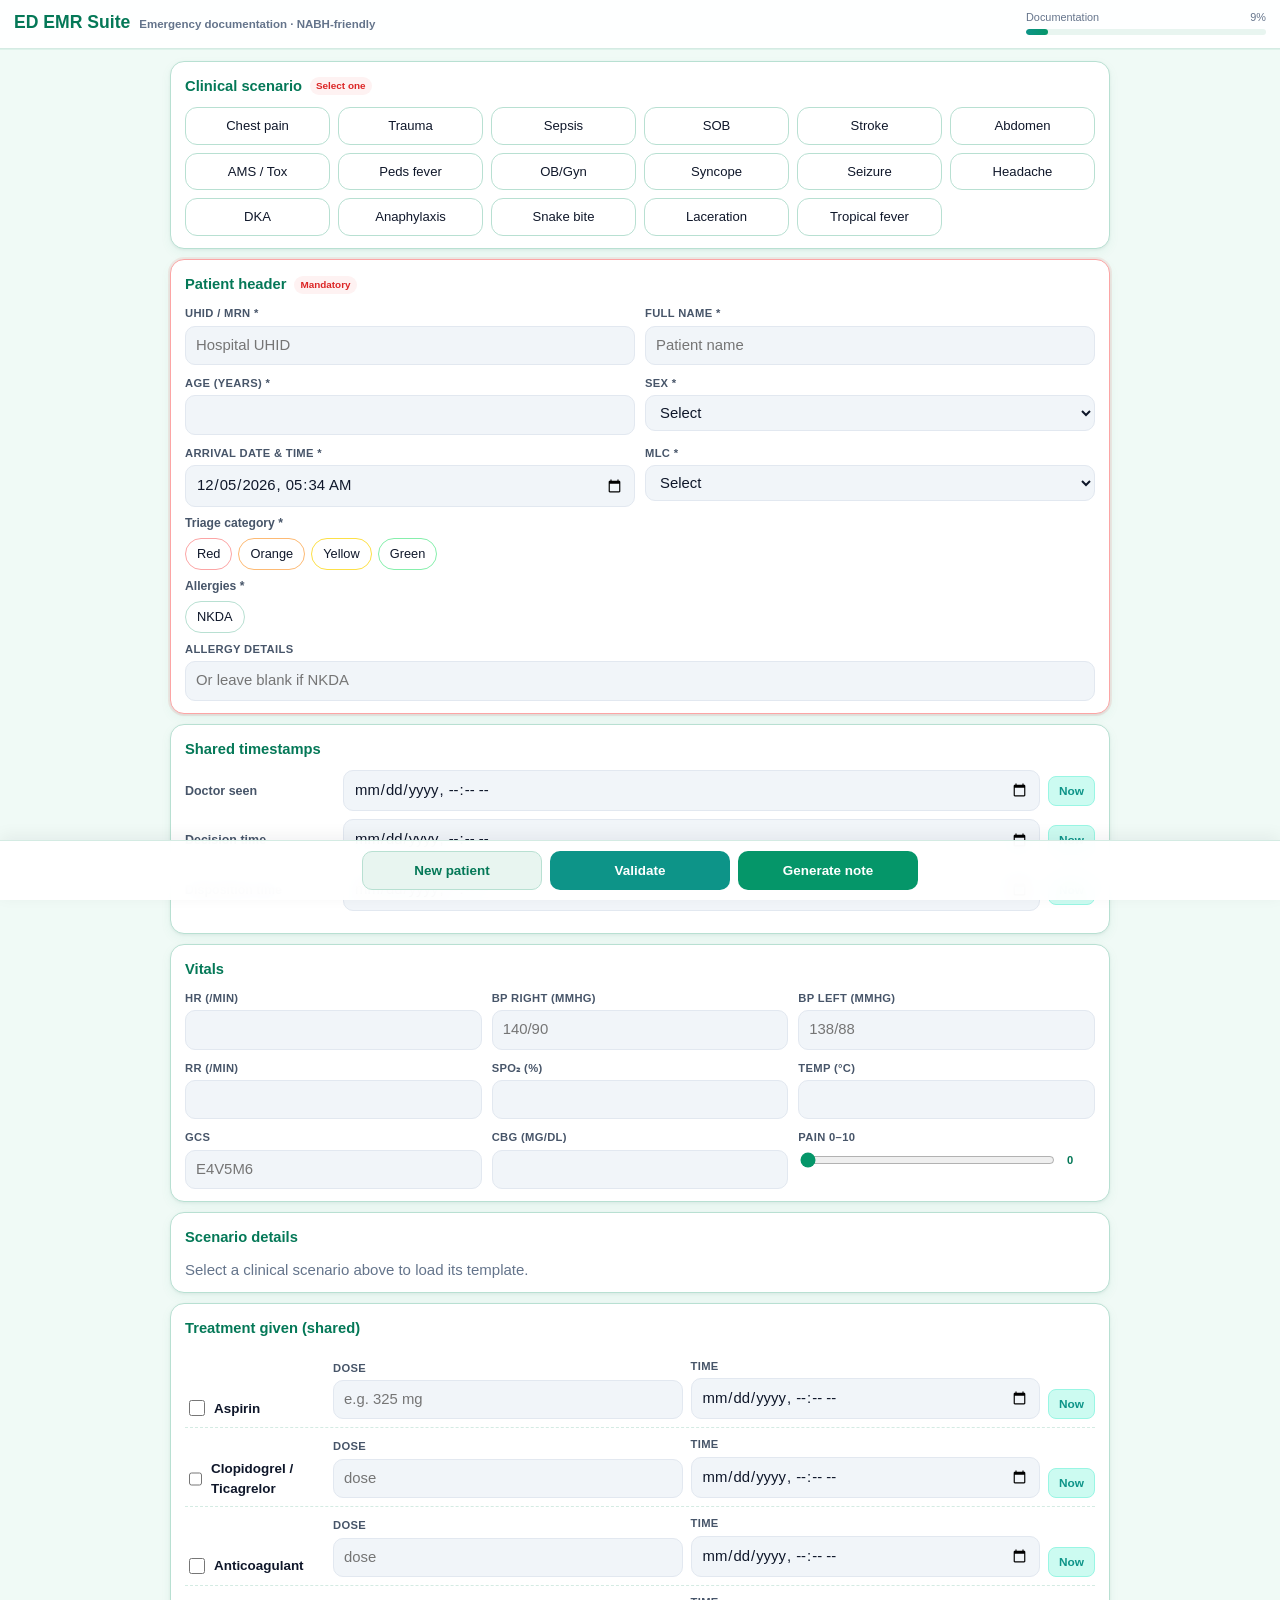
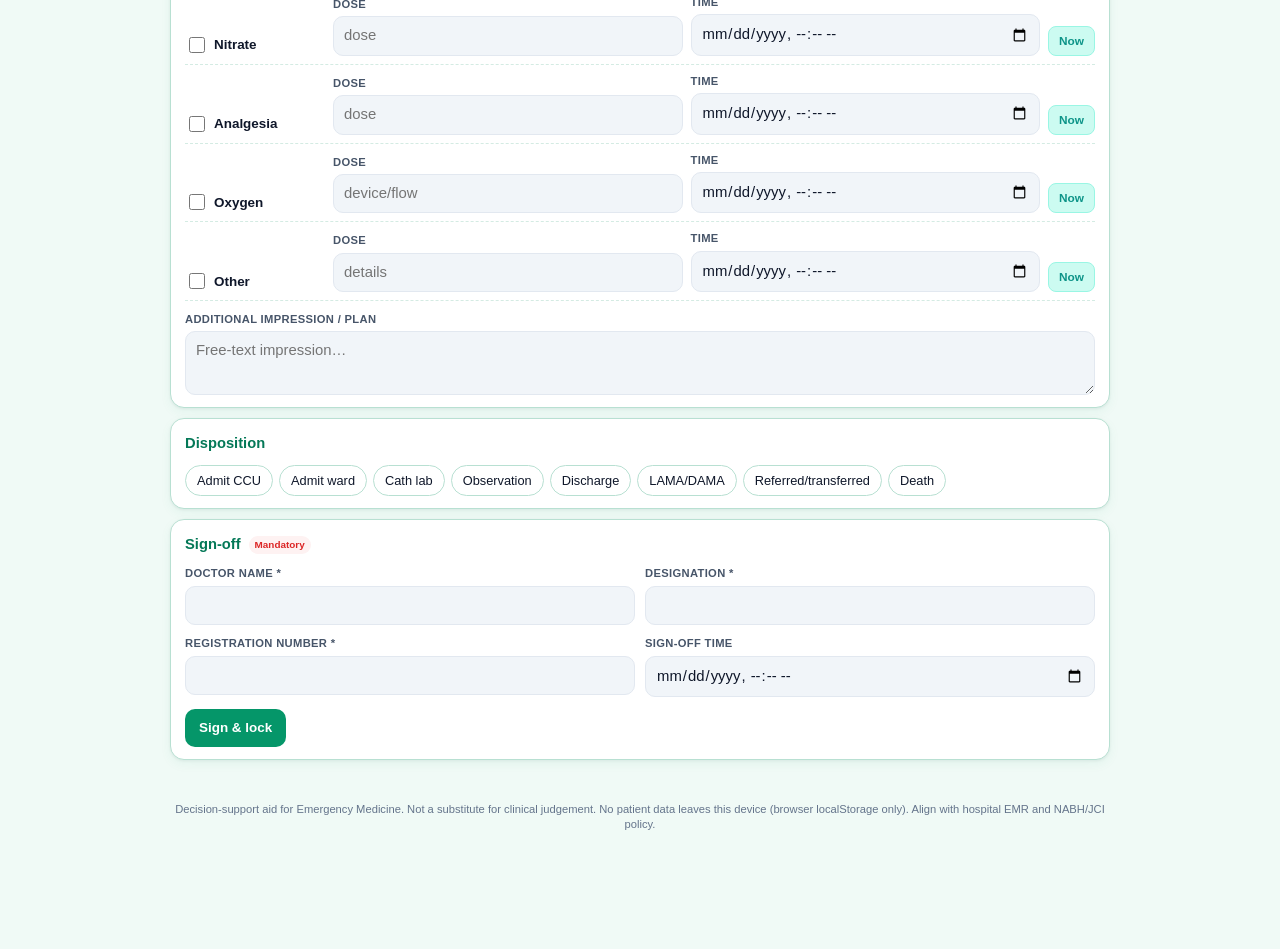
<file: index.html>
<!DOCTYPE html>
<html lang="en">
<head>
<meta charset="UTF-8" />
<meta name="viewport" content="width=device-width, initial-scale=1, viewport-fit=cover" />
<meta name="theme-color" content="#059669" />
<title>ED EMR Suite — Emergency Documentation</title>
<style>
/* ED EMR Suite — ErMate-inspired */
:root {
  --bg: #f0faf6; --bg-soft: #e8f5f0; --card: #ffffff;
  --border: #b8e0d2; --border-thin: #d4ebe3;
  --primary: #059669; --primary-dark: #047857; --teal: #0d9488; --teal-soft: #ccfbf1;
  --text: #0f172a; --muted: #64748b; --label: #475569; --input-bg: #f1f5f9;
  --danger: #dc2626; --danger-bg: #fef2f2; --warn: #d97706; --warn-bg: #fffbeb;
  --ok: #059669; --ok-bg: #ecfdf5;
  --shadow: 0 1px 3px rgba(15,23,42,.06), 0 4px 12px rgba(5,150,105,.06);
  --radius: 14px;
  --font: -apple-system, BlinkMacSystemFont, "Segoe UI", Roboto, "Helvetica Neue", Arial, sans-serif;
}
*,*::before,*::after{box-sizing:border-box}
html{scroll-behavior:smooth}
body{margin:0;font-family:var(--font);background:var(--bg);color:var(--text);line-height:1.45;font-size:15px;padding-bottom:100px}
.topbar{position:sticky;top:0;z-index:100;background:rgba(255,255,255,.92);backdrop-filter:blur(10px);border-bottom:1px solid var(--border-thin);padding:10px 14px 12px;display:flex;flex-wrap:wrap;align-items:center;gap:8px 14px;box-shadow:0 1px 0 rgba(5,150,105,.08)}
.topbar h1{margin:0;font-size:1.1rem;font-weight:700;color:var(--primary-dark)}
.topbar .tagline{font-size:.72rem;color:var(--muted);margin-left:4px}
.progress-wrap{flex:1;min-width:120px;max-width:240px;margin-left:auto}
.progress-label{font-size:.68rem;color:var(--muted);margin-bottom:3px;display:flex;justify-content:space-between}
.progress-bar{height:6px;background:var(--bg-soft);border-radius:99px;overflow:hidden}
.progress-fill{height:100%;width:0%;background:linear-gradient(90deg,var(--teal),var(--primary));border-radius:99px;transition:width .25s}
.lock-badge{display:none;font-size:.68rem;font-weight:600;background:var(--warn-bg);color:var(--warn);border:1px solid #fcd34d;padding:3px 8px;border-radius:99px}
.lock-badge.on{display:inline-block}
.wrap{max-width:960px;margin:0 auto;padding:12px 10px 24px}
.card{background:var(--card);border:1px solid var(--border);border-radius:var(--radius);box-shadow:var(--shadow);padding:14px 14px 12px;margin-bottom:10px}
.card.mandatory-empty{border-color:#fca5a5;box-shadow:0 0 0 2px rgba(220,38,38,.08),var(--shadow)}
.card-title{margin:0 0 10px;font-size:.92rem;font-weight:700;color:var(--primary-dark);display:flex;align-items:center;gap:8px;flex-wrap:wrap}
.card-title .req{font-size:.62rem;font-weight:600;color:var(--danger);background:var(--danger-bg);padding:2px 6px;border-radius:99px}
.card-title .ds{font-size:.62rem;font-weight:600;color:#047857;background:#ecfdf5;border:1px solid #a7f3d0;padding:2px 6px;border-radius:99px}
.grid{display:grid;grid-template-columns:1fr;gap:10px}
@media(min-width:640px){.grid-2{grid-template-columns:1fr 1fr}.grid-3{grid-template-columns:1fr 1fr 1fr}}
label.field{display:flex;flex-direction:column;gap:4px;font-size:.7rem;font-weight:600;color:var(--label);text-transform:uppercase;letter-spacing:.03em}
input[type=text],input[type=number],input[type=datetime-local],input[type=date],input[type=time],select,textarea{
  font:inherit;font-size:.93rem;font-weight:400;text-transform:none;letter-spacing:0;color:var(--text);
  background:var(--input-bg);border:1px solid #e2e8f0;border-radius:10px;padding:8px 10px;width:100%;outline:none
}
input:focus,select:focus,textarea:focus{border-color:var(--teal);box-shadow:0 0 0 3px rgba(13,148,136,.15);background:#fff}
textarea{min-height:64px;resize:vertical}
.chips{display:flex;flex-wrap:wrap;gap:6px}
.chip{appearance:none;border:1px solid var(--border);background:#fff;color:var(--text);font:inherit;font-size:.8rem;padding:7px 11px;border-radius:99px;cursor:pointer;user-select:none;line-height:1.2}
.chip:hover{border-color:var(--teal)}
.chip.active{background:var(--primary);border-color:var(--primary);color:#fff;font-weight:600}
.chip.scenario{padding:10px 14px;font-size:.82rem;border-radius:12px;background:#fff}
.chip.scenario.active{background:var(--teal);border-color:var(--teal)}
.chip.triage-red{border-color:#fca5a5}.chip.triage-red.active{background:#dc2626;border-color:#dc2626}
.chip.triage-orange{border-color:#fdba74}.chip.triage-orange.active{background:#ea580c;border-color:#ea580c}
.chip.triage-yellow{border-color:#fde047}.chip.triage-yellow.active{background:#ca8a04;border-color:#ca8a04}
.chip.triage-green{border-color:#86efac}.chip.triage-green.active{background:#16a34a;border-color:#16a34a}
.chip.score{min-width:40px;text-align:center;padding:6px 10px}
.chip.tl-green.active{background:#16a34a;border-color:#16a34a}
.chip.tl-amber.active{background:#d97706;border-color:#d97706}
.chip.tl-red.active{background:#dc2626;border-color:#dc2626}
.sublabel{font-size:.76rem;font-weight:600;color:var(--label);margin:8px 0 6px}
.btn{appearance:none;border:none;font:inherit;font-size:.84rem;font-weight:600;padding:9px 14px;border-radius:10px;cursor:pointer}
.btn-primary{background:var(--primary);color:#fff}.btn-primary:hover{background:var(--primary-dark)}
.btn-teal{background:var(--teal);color:#fff}.btn-ghost{background:var(--bg-soft);color:var(--primary-dark);border:1px solid var(--border)}
.btn-sm{padding:6px 10px;font-size:.76rem}
.btn-now{background:var(--teal-soft);color:var(--teal);border:1px solid #99f6e4;padding:7px 10px;font-size:.74rem;font-weight:700;border-radius:8px;cursor:pointer}
.ts-row{display:grid;grid-template-columns:1fr;gap:8px;margin-top:8px}
@media(min-width:560px){.ts-row{grid-template-columns:150px 1fr auto;align-items:center}}
.ts-label{font-size:.78rem;font-weight:600;color:var(--label)}
.metric-badges{display:flex;flex-wrap:wrap;gap:8px;margin-top:10px}
.badge{font-size:.76rem;font-weight:600;padding:6px 10px;border-radius:8px;background:var(--ok-bg);color:var(--ok);border:1px solid #a7f3d0}
.badge.danger{background:var(--danger-bg);color:var(--danger);border-color:#fecaca}
.badge.warn{background:var(--warn-bg);color:var(--warn);border-color:#fcd34d}
.alert{display:none;margin-top:10px;padding:10px 12px;border-radius:10px;font-size:.84rem;font-weight:600;line-height:1.35}
.alert.on{display:block}
.alert.danger{background:var(--danger-bg);color:#991b1b;border:1px solid #fecaca}
.alert.warn{background:var(--warn-bg);color:#92400e;border:1px solid #fcd34d}
.alert.info{background:#eff6ff;color:#1e40af;border:1px solid #bfdbfe}
.score-box{margin-top:10px;padding:12px;border-radius:12px;background:var(--ok-bg);border:1px solid #a7f3d0;text-align:center}
.score-box.mod{background:var(--warn-bg);border-color:#fcd34d}
.score-box.high,.score-box.danger{background:var(--danger-bg);border-color:#fecaca}
.score-box .num{font-size:1.8rem;font-weight:800;color:var(--primary-dark);line-height:1}
.score-box.mod .num,.score-box.mod .band{color:#b45309}
.score-box.high .num,.score-box.high .band,.score-box.danger .num,.score-box.danger .band{color:#b91c1c}
.score-box .band{font-size:.9rem;font-weight:700;margin-top:4px}
.score-box .pathway{font-size:.74rem;color:var(--muted);margin-top:6px;font-weight:500}
.tx-row{display:grid;gap:8px;padding:8px 0;border-bottom:1px dashed var(--border-thin)}
.tx-row:last-child{border-bottom:none}
@media(min-width:640px){.tx-row{grid-template-columns:140px 1fr 1fr auto;align-items:end}}
.tx-name{font-size:.84rem;font-weight:600;display:flex;align-items:center;gap:6px}
.tx-name input[type=checkbox]{width:16px;height:16px;accent-color:var(--primary)}
.disp-extra{display:none;margin-top:12px;padding:12px;background:var(--bg-soft);border-radius:10px;border:1px solid var(--border-thin)}
.disp-extra.on{display:block}
.check-row{display:flex;align-items:flex-start;gap:8px;margin:8px 0;font-size:.86rem}
.check-row input{margin-top:3px;accent-color:var(--primary);width:16px;height:16px;flex-shrink:0}
.actions-bar{position:fixed;bottom:0;left:0;right:0;z-index:90;background:rgba(255,255,255,.95);backdrop-filter:blur(10px);border-top:1px solid var(--border-thin);padding:10px 12px calc(10px + env(safe-area-inset-bottom));display:flex;flex-wrap:wrap;gap:8px;justify-content:center;box-shadow:0 -4px 16px rgba(15,23,42,.06)}
.actions-bar .btn{flex:1;min-width:100px;max-width:180px}
.footer-note{max-width:960px;margin:8px auto 0;padding:0 12px 16px;font-size:.7rem;color:var(--muted);text-align:center;line-height:1.4}
.modal-backdrop{display:none;position:fixed;inset:0;background:rgba(15,23,42,.45);z-index:200;align-items:flex-end;justify-content:center;padding:12px}
.modal-backdrop.on{display:flex}
@media(min-width:640px){.modal-backdrop{align-items:center}}
.modal{background:#fff;border-radius:16px;width:100%;max-width:720px;max-height:90vh;display:flex;flex-direction:column;box-shadow:0 20px 50px rgba(15,23,42,.25);overflow:hidden}
.modal-header{padding:14px 16px;border-bottom:1px solid var(--border-thin);display:flex;align-items:center;justify-content:space-between;gap:8px}
.modal-header h2{margin:0;font-size:1rem;color:var(--primary-dark)}
.modal-body{padding:16px;overflow-y:auto;flex:1}
.modal-actions{padding:12px 16px;border-top:1px solid var(--border-thin);display:flex;flex-wrap:wrap;gap:8px}
.note-preview{font-family:"Segoe UI",Georgia,serif;font-size:.88rem;line-height:1.55;white-space:pre-wrap;background:#fafafa;border:1px solid #e5e7eb;border-radius:10px;padding:16px;color:#111}
.validation-list{margin:0;padding-left:18px;color:#991b1b;font-size:.86rem}
.range-wrap{display:flex;align-items:center;gap:10px}
.range-wrap input[type=range]{flex:1;accent-color:var(--primary)}
.range-val{min-width:28px;font-weight:700;color:var(--primary-dark)}
.scenario-grid{display:grid;grid-template-columns:repeat(auto-fill,minmax(140px,1fr));gap:8px}
.hidden{display:none!important}
body.locked .card input:not(.addendum-field),body.locked .card select:not(.addendum-field),body.locked .card textarea:not(.addendum-field),body.locked .card .chip,body.locked .card .btn-now{pointer-events:none;opacity:.75}
body.locked .addendum-card,body.locked .addendum-card input,body.locked .addendum-card textarea,body.locked .addendum-card .btn{pointer-events:auto;opacity:1}
.addendum-card{display:none}body.locked .addendum-card{display:block}
.hospital-print-header{display:none}
.checklist{display:flex;flex-direction:column;gap:6px}
.nihss-item{display:flex;flex-wrap:wrap;gap:6px;align-items:center;margin-bottom:8px;padding-bottom:8px;border-bottom:1px dashed var(--border-thin)}
.nihss-item .lab{flex:1;min-width:140px;font-size:.8rem;font-weight:600}
@media print{
  body{background:#fff;padding:0;font-size:11pt}
  .topbar,.actions-bar,.footer-note,.btn,.chip,.btn-now,.progress-wrap,.lock-badge,#scenarioPickerCard{display:none!important}
  .wrap{max-width:none;padding:0}.card{display:none!important}
  .modal-backdrop{display:block!important;position:static;background:none;padding:0}
  .modal{box-shadow:none;max-height:none;max-width:none;border-radius:0}
  .modal-header,.modal-actions{display:none!important}.modal-body{padding:0}
  .note-preview{border:none;background:#fff;padding:0;font-size:11pt}
  .hospital-print-header{display:block;text-align:center;border-bottom:2px solid #059669;padding-bottom:8px;margin-bottom:16px}
  .hospital-print-header h1{margin:0;font-size:14pt;color:#047857}
}

</style>
</head>
<body>
<header class="topbar">
  <div>
    <h1>ED EMR Suite <span class="tagline">Emergency documentation · NABH-friendly</span></h1>
  </div>
  <span class="lock-badge" id="lockBadge">SIGNED &amp; LOCKED</span>
  <div class="progress-wrap">
    <div class="progress-label"><span>Documentation</span><span id="progressPct">0%</span></div>
    <div class="progress-bar"><div class="progress-fill" id="progressFill"></div></div>
  </div>
</header>

<main class="wrap" id="sharedFields">

<section class="card" id="scenarioPickerCard">
  <h2 class="card-title">Clinical scenario <span class="req">Select one</span></h2>
  <div class="scenario-grid chips" id="scenarioGrid"></div>
</section>

<section class="card" id="card-header">
  <h2 class="card-title">Patient header <span class="req">Mandatory</span></h2>
  <div class="grid grid-2">
    <label class="field">UHID / MRN *<input type="text" id="uhid" placeholder="Hospital UHID" /></label>
    <label class="field">Full name *<input type="text" id="ptName" placeholder="Patient name" /></label>
    <label class="field">Age (years) *<input type="number" id="age" min="0" max="120" /></label>
    <label class="field">Sex *<select id="sex"><option value="">Select</option><option>Male</option><option>Female</option><option>Other</option></select></label>
    <label class="field">Arrival date &amp; time *<input type="datetime-local" id="arrival" /></label>
    <label class="field">MLC *<select id="mlc"><option value="">Select</option><option>No</option><option>Yes</option></select></label>
  </div>
  <div class="sublabel">Triage category *</div>
  <div class="chips" id="triageChips">
    <button type="button" class="chip triage-red" data-val="Red">Red</button>
    <button type="button" class="chip triage-orange" data-val="Orange">Orange</button>
    <button type="button" class="chip triage-yellow" data-val="Yellow">Yellow</button>
    <button type="button" class="chip triage-green" data-val="Green">Green</button>
  </div>
  <input type="hidden" id="triage" value="" />
  <div class="sublabel">Allergies *</div>
  <div class="chips" style="margin-bottom:8px"><button type="button" class="chip" id="nkdaChip">NKDA</button></div>
  <label class="field">Allergy details<input type="text" id="allergies" placeholder="Or leave blank if NKDA" /></label>
</section>

<section class="card">
  <h2 class="card-title">Shared timestamps</h2>
  <div class="ts-row"><span class="ts-label">Doctor seen</span><input type="datetime-local" id="tsDoctor" /><button type="button" class="btn-now" data-ts="tsDoctor">Now</button></div>
  <div class="ts-row"><span class="ts-label">Decision time</span><input type="datetime-local" id="tsDecision" /><button type="button" class="btn-now" data-ts="tsDecision">Now</button></div>
  <div class="ts-row"><span class="ts-label">Disposition time</span><input type="datetime-local" id="tsDisposition" /><button type="button" class="btn-now" data-ts="tsDisposition">Now</button></div>
  <div class="metric-badges" id="doorMetrics"></div>
</section>

<section class="card hidden" id="scenarioTimestamps"></section>

<section class="card">
  <h2 class="card-title">Vitals</h2>
  <div class="grid grid-3">
    <label class="field">HR (/min)<input type="number" id="hr" /></label>
    <label class="field">BP right (mmHg)<input type="text" id="bpRight" placeholder="140/90" /></label>
    <label class="field">BP left (mmHg)<input type="text" id="bpLeft" placeholder="138/88" /></label>
    <label class="field">RR (/min)<input type="number" id="rr" /></label>
    <label class="field">SpO₂ (%)<input type="number" id="spo2" /></label>
    <label class="field">Temp (°C)<input type="number" id="temp" step="0.1" /></label>
    <label class="field">GCS<input type="text" id="gcs" placeholder="E4V5M6" /></label>
    <label class="field">CBG (mg/dL)<input type="number" id="cbg" /></label>
    <label class="field">Pain 0–10
      <div class="range-wrap"><input type="range" id="pain" min="0" max="10" value="0" /><span class="range-val" id="painVal">0</span></div>
    </label>
  </div>
  <div class="alert danger" id="bpDiffAlert"></div>
</section>

<section class="card">
  <h2 class="card-title" id="scenarioTitle">Scenario details</h2>
  <div id="scenarioBody"><p style="color:var(--muted);margin:0">Select a clinical scenario above to load its template.</p></div>
</section>

<section class="card">
  <h2 class="card-title">Treatment given (shared)</h2>
  <div class="tx-row">
    <div class="tx-name"><input type="checkbox" id="txAspChk" /> Aspirin</div>
    <label class="field">Dose<input type="text" id="txAspDose" placeholder="e.g. 325 mg" /></label>
    <label class="field">Time<input type="datetime-local" id="txAspTime" /></label>
    <button type="button" class="btn-now" data-ts="txAspTime">Now</button>
  </div>
  <div class="tx-row">
    <div class="tx-name"><input type="checkbox" id="txP2yChk" /> Clopidogrel / Ticagrelor</div>
    <label class="field">Dose<input type="text" id="txP2yDose" placeholder="dose" /></label>
    <label class="field">Time<input type="datetime-local" id="txP2yTime" /></label>
    <button type="button" class="btn-now" data-ts="txP2yTime">Now</button>
  </div>
  <div class="tx-row">
    <div class="tx-name"><input type="checkbox" id="txAcChk" /> Anticoagulant</div>
    <label class="field">Dose<input type="text" id="txAcDose" placeholder="dose" /></label>
    <label class="field">Time<input type="datetime-local" id="txAcTime" /></label>
    <button type="button" class="btn-now" data-ts="txAcTime">Now</button>
  </div>
  <div class="tx-row">
    <div class="tx-name"><input type="checkbox" id="txNitChk" /> Nitrate</div>
    <label class="field">Dose<input type="text" id="txNitDose" placeholder="dose" /></label>
    <label class="field">Time<input type="datetime-local" id="txNitTime" /></label>
    <button type="button" class="btn-now" data-ts="txNitTime">Now</button>
  </div>
  <div class="tx-row">
    <div class="tx-name"><input type="checkbox" id="txAnalChk" /> Analgesia</div>
    <label class="field">Dose<input type="text" id="txAnalDose" placeholder="dose" /></label>
    <label class="field">Time<input type="datetime-local" id="txAnalTime" /></label>
    <button type="button" class="btn-now" data-ts="txAnalTime">Now</button>
  </div>
  <div class="tx-row">
    <div class="tx-name"><input type="checkbox" id="txO2Chk" /> Oxygen</div>
    <label class="field">Dose<input type="text" id="txO2Dose" placeholder="device/flow" /></label>
    <label class="field">Time<input type="datetime-local" id="txO2Time" /></label>
    <button type="button" class="btn-now" data-ts="txO2Time">Now</button>
  </div>
  <div class="tx-row">
    <div class="tx-name"><input type="checkbox" id="txOthChk" /> Other</div>
    <label class="field">Dose<input type="text" id="txOthDose" placeholder="details" /></label>
    <label class="field">Time<input type="datetime-local" id="txOthTime" /></label>
    <button type="button" class="btn-now" data-ts="txOthTime">Now</button>
  </div>

  <label class="field" style="margin-top:10px">Additional impression / plan<textarea id="dxText" placeholder="Free-text impression…"></textarea></label>
</section>

<section class="card">
  <h2 class="card-title">Disposition</h2>
  <div class="chips" data-chip-id="disposition" data-multi="false">
    <button type="button" class="chip" data-val="Admit CCU">Admit CCU</button>
    <button type="button" class="chip" data-val="Admit ward">Admit ward</button>
    <button type="button" class="chip" data-val="Cath lab">Cath lab</button>
    <button type="button" class="chip" data-val="Observation">Observation</button>
    <button type="button" class="chip" data-val="Discharge">Discharge</button>
    <button type="button" class="chip" data-val="LAMA/DAMA">LAMA/DAMA</button>
    <button type="button" class="chip" data-val="Referred/transferred">Referred/transferred</button>
    <button type="button" class="chip" data-val="Death">Death</button>
  </div>
  <div class="alert warn" id="dispWarn"></div>
  <div class="disp-extra" id="dispDischarge">
    <div class="sublabel" style="margin-top:0">Discharge checklist</div>
    <label class="check-row"><input type="checkbox" id="dcPrecautions" /> Return precautions advised</label>
    <label class="check-row"><input type="checkbox" id="dcFollowup" /> Follow-up plan documented</label>
    <label class="check-row"><input type="checkbox" id="dcInstructions" /> Instructions given</label>
    <label class="field">Detail<textarea id="dcDetail"></textarea></label>
  </div>
  <div class="disp-extra" id="dispLama">
    <div class="sublabel" style="margin-top:0">LAMA / DAMA</div>
    <label class="check-row"><input type="checkbox" id="lamaRisks" /> Risks explained in patient's language</label>
    <div class="grid grid-2">
      <label class="field">Name<input type="text" id="lamaName" /></label>
      <label class="field">Relationship<input type="text" id="lamaRel" /></label>
      <label class="field">Witness<input type="text" id="lamaWitness" /></label>
      <label class="check-row" style="margin-top:18px"><input type="checkbox" id="lamaSign" /> Signature obtained</label>
    </div>
  </div>
  <div class="disp-extra" id="dispTransfer">
    <div class="sublabel" style="margin-top:0">Transfer</div>
    <div class="grid grid-2">
      <label class="field">Receiving facility<input type="text" id="xferFacility" /></label>
      <label class="field">Reason<input type="text" id="xferReason" /></label>
      <label class="field">Condition<input type="text" id="xferCondition" /></label>
      <label class="check-row" style="margin-top:18px"><input type="checkbox" id="xferHandover" /> Handover given</label>
    </div>
  </div>
</section>

<section class="card">
  <h2 class="card-title">Sign-off <span class="req">Mandatory</span></h2>
  <div class="grid grid-2">
    <label class="field">Doctor name *<input type="text" id="docName" /></label>
    <label class="field">Designation *<input type="text" id="docDesig" /></label>
    <label class="field">Registration number *<input type="text" id="docReg" /></label>
    <label class="field">Sign-off time<input type="datetime-local" id="docSignTime" /></label>
  </div>
  <div style="margin-top:12px;display:flex;gap:8px;flex-wrap:wrap">
    <button type="button" class="btn btn-primary" id="btnLock">Sign &amp; lock</button>
    <button type="button" class="btn btn-ghost" id="btnUnlock" style="display:none">Unlock</button>
  </div>
</section>

<section class="card addendum-card">
  <h2 class="card-title">Addendum</h2>
  <label class="field">Addendum text<textarea class="addendum-field" id="addendumText"></textarea></label>
  <button type="button" class="btn btn-teal" id="btnAddendum" style="margin-top:8px">Add addendum</button>
  <div id="addendumList" style="margin-top:12px"></div>
</section>

</main>

<div class="footer-note">
  Decision-support aid for Emergency Medicine. Not a substitute for clinical judgement.
  No patient data leaves this device (browser localStorage only). Align with hospital EMR and NABH/JCI policy.
</div>

<div class="actions-bar">
  <button type="button" class="btn btn-ghost" id="btnNew">New patient</button>
  <button type="button" class="btn btn-teal" id="btnValidate">Validate</button>
  <button type="button" class="btn btn-primary" id="btnGenerate">Generate note</button>
</div>

<div class="modal-backdrop" id="modalValidate">
  <div class="modal">
    <div class="modal-header"><h2>Validation</h2><button type="button" class="btn btn-ghost btn-sm" data-close="modalValidate">Close</button></div>
    <div class="modal-body"><div id="validationContent"></div></div>
    <div class="modal-actions">
      <button type="button" class="btn btn-ghost" data-close="modalValidate">Close</button>
      <button type="button" class="btn btn-primary" id="btnGenFromValidate">Generate anyway</button>
    </div>
  </div>
</div>

<div class="modal-backdrop" id="modalNote">
  <div class="modal">
    <div class="modal-header"><h2>Generated clinical note</h2><button type="button" class="btn btn-ghost btn-sm" data-close="modalNote">Close</button></div>
    <div class="modal-body">
      <div class="hospital-print-header">
        <h1>[Hospital Name] — Emergency Department</h1>
        <p>ED EMR Suite clinical note · NABH-aligned</p>
      </div>
      <div class="note-preview" id="notePreview"></div>
    </div>
    <div class="modal-actions">
      <button type="button" class="btn btn-ghost" id="btnCopy">Copy</button>
      <button type="button" class="btn btn-ghost" id="btnDownload">Download .txt</button>
      <button type="button" class="btn btn-teal" id="btnPrint">Print</button>
      <button type="button" class="btn btn-primary" data-close="modalNote">Done</button>
    </div>
  </div>
</div>

<script>
/* ED EMR Suite — scenario modules (decision support) */
window.ED_SCENARIOS = [];

function scChip(id, label, opts, multi) {
  return { type: 'chips', id: id, label: label, multi: !!multi, options: opts };
}
function scText(id, label, ph, kind) {
  return { type: kind || 'text', id: id, label: label, placeholder: ph || '' };
}
function scArea(id, label, ph) {
  return { type: 'textarea', id: id, label: label, placeholder: ph || '' };
}
function scNum(id, label, ph) {
  return { type: 'number', id: id, label: label, placeholder: ph || '' };
}
function scSelect(id, label, opts) {
  return { type: 'select', id: id, label: label, options: opts };
}
function scCheck(id, label) {
  return { type: 'check', id: id, label: label };
}
function scScore(id, label, items) {
  return { type: 'score-group', id: id, label: label, items: items };
}
function scInfo(html) {
  return { type: 'info', html: html };
}
function scChecklist(id, label, items) {
  return { type: 'checklist', id: id, label: label, items: items };
}
function o(v, l) { return { value: v, label: l || v }; }

/* ========== 1. CHEST PAIN / ACS ========== */
window.ED_SCENARIOS.push({
  id: 'chest-pain',
  title: 'Chest pain / ACS',
  short: 'Chest pain',
  extraTs: [
    { id: 'tsEcgDone', label: 'ECG done' },
    { id: 'tsEcgRead', label: 'ECG read' },
    { id: 'tsTrop', label: 'Troponin sent' },
    { id: 'tsCardio', label: 'Cardiology informed' }
  ],
  sections: [
    scChip('cp_onset', 'Onset', [o('Sudden'), o('Gradual')]),
    scText('cp_duration', 'Duration', 'e.g. 2 hours'),
    scChip('cp_character', 'Character', [o('Pressure'), o('Heaviness'), o('Tightness'), o('Burning'), o('Sharp'), o('Tearing'), o('Pleuritic')], true),
    scChip('cp_radiation', 'Radiation', [o('Left arm'), o('Jaw'), o('Back'), o('Right arm'), o('None')], true),
    scChip('cp_assoc', 'Associated', [o('Sweating'), o('Nausea/vomiting'), o('Breathlessness'), o('Palpitations'), o('Syncope'), o('Epigastric pain'), o('Unilateral leg swelling')], true),
    scChip('cp_risks', 'Risk factors', [o('DM'), o('HTN'), o('Smoker'), o('Dyslipidaemia'), o('Family hx premature CAD'), o('Known CAD / prior PCI/CABG'), o('Obesity'), o('CKD')], true),
    scChip('cp_ecg', 'ECG findings', [o('Normal sinus'), o('STEMI'), o('New LBBB'), o('ST depression'), o('T inversion'), o('AF'), o('Other')], true),
    scSelect('cp_stemi_terr', 'STEMI territory', ['', 'Anterior (V1–V4)', 'Inferior (II, III, aVF)', 'Lateral (I, aVL, V5–V6)', 'Posterior', 'Right ventricular', 'Extensive anterior', 'Other / multi-territory']),
    scText('cp_trop0', 'Troponin 0h', 'value'),
    scChip('cp_trop0s', 'Troponin 0h status', [o('Normal'), o('Elevated'), o('Pending')]),
    scText('cp_tropR', 'Troponin repeat', 'value'),
    scChip('cp_tropRs', 'Troponin repeat status', [o('Normal'), o('Elevated'), o('Pending'), o('Not done')]),
    scScore('heart', 'HEART score', [
      { id: 'H', label: 'History (H)', opts: '0 Slightly · 1 Moderately · 2 Highly suspicious' },
      { id: 'E', label: 'ECG (E)', opts: '0 Normal · 1 Nonspecific repol · 2 Significant ST deviation' },
      { id: 'A', label: 'Age (A)', opts: '0 <45 · 1 45–64 · 2 ≥65' },
      { id: 'R', label: 'Risk factors (R)', opts: '0 None · 1 1–2 · 2 ≥3 or known atherosclerosis' },
      { id: 'T', label: 'Troponin (T)', opts: '0 ≤NL · 1 1–3× · 2 >3×' }
    ]),
    scSelect('cp_dx', 'Impression', ['', 'ACS — STEMI', 'ACS — NSTEMI', 'ACS — Unstable angina', 'Stable angina', 'Non-cardiac chest pain', 'Aortic dissection (suspected / confirmed)', 'Pulmonary embolism (suspected / confirmed)', 'Other']),
    scArea('cp_notes', 'Notes', 'Additional HPI / plan')
  ],
  compute: function (S, g) {
    var flags = [];
    var ch = g('cp_character') || [];
    var rad = g('cp_radiation') || [];
    var as = g('cp_assoc') || [];
    if (ch.indexOf('Tearing') >= 0 || (rad.indexOf('Back') >= 0 && ch.indexOf('Tearing') >= 0))
      flags.push('Red flag: consider aortic dissection.');
    if (ch.indexOf('Pleuritic') >= 0 && (as.indexOf('Breathlessness') >= 0 || as.indexOf('Unilateral leg swelling') >= 0))
      flags.push('Red flag: consider PE.');
    var ecg = g('cp_ecg') || [];
    if (ecg.indexOf('STEMI') >= 0 || ecg.indexOf('New LBBB') >= 0)
      flags.push('STEMI pathway: activate cath lab / thrombolysis per protocol.');
    // HEART auto A/R
    var age = parseInt(S.age, 10);
    if (!isNaN(age) && S._autoHeartA !== false) {
      S.scores = S.scores || {};
      S.scores.heart = S.scores.heart || {};
      S.scores.heart.A = age < 45 ? 0 : (age < 65 ? 1 : 2);
    }
    var risks = g('cp_risks') || [];
    if (S._autoHeartR !== false) {
      S.scores = S.scores || {};
      S.scores.heart = S.scores.heart || {};
      var known = risks.indexOf('Known CAD / prior PCI/CABG') >= 0;
      S.scores.heart.R = (known || risks.length >= 3) ? 2 : (risks.length >= 1 ? 1 : 0);
    }
    var hs = S.scores && S.scores.heart ? S.scores.heart : {};
    var parts = ['H', 'E', 'A', 'R', 'T'].map(function (k) { return hs[k]; });
    var total = null, band = '', cls = '', pathway = '';
    if (parts.every(function (x) { return x === 0 || x === 1 || x === 2; })) {
      total = parts.reduce(function (a, b) { return a + b; }, 0);
      if (total <= 3) { band = 'Low (~1.7% MACE)'; cls = ''; pathway = 'Early discharge pathway may be considered.'; }
      else if (total <= 6) { band = 'Moderate (~16.6% MACE)'; cls = 'mod'; pathway = 'Observation / serial troponin / consider admit.'; }
      else { band = 'High (~50–65% MACE)'; cls = 'high'; pathway = 'Early invasive / CCU / cardiology.'; }
    }
    var metrics = [];
    if (S.arrival && S.tsEcgDone) {
      var m = Math.round((new Date(S.tsEcgDone) - new Date(S.arrival)) / 60000);
      if (!isNaN(m)) metrics.push({ text: 'Door-to-ECG: ' + m + ' min', danger: m > 10 });
    }
    return {
      flags: flags,
      scores: [{ id: 'heart', title: 'HEART', total: total, band: band, cls: cls,
        pathway: pathway + ' Decision support — clinical judgement prevails.' }],
      metrics: metrics,
      dischargeWarn: (total != null && total >= 4) || (g('cp_trop0s') || []).indexOf('Elevated') >= 0 ||
        (ecg.indexOf('STEMI') >= 0 || ecg.indexOf('New LBBB') >= 0)
    };
  },
  note: function (S, g, join) {
    var L = [];
    L.push('SCENARIO: Chest pain / ACS');
    L.push('Onset: ' + join(g('cp_onset')) + '; Duration: ' + (S.cp_duration || '—'));
    L.push('Character: ' + join(g('cp_character')));
    L.push('Radiation: ' + join(g('cp_radiation')));
    L.push('Associated: ' + join(g('cp_assoc')));
    L.push('Risk factors: ' + join(g('cp_risks')));
    L.push('ECG: ' + join(g('cp_ecg')) + (S.cp_stemi_terr ? ' — ' + S.cp_stemi_terr : ''));
    L.push('Troponin 0h: ' + (S.cp_trop0 || '—') + ' (' + join(g('cp_trop0s')) + ')');
    L.push('Troponin repeat: ' + (S.cp_tropR || '—') + ' (' + join(g('cp_tropRs')) + ')');
    var hs = (S.scores && S.scores.heart) || {};
    if (['H','E','A','R','T'].every(function(k){ return hs[k]===0||hs[k]===1||hs[k]===2; })) {
      var t = hs.H+hs.E+hs.A+hs.R+hs.T;
      L.push('HEART: H'+hs.H+' E'+hs.E+' A'+hs.A+' R'+hs.R+' T'+hs.T+' = '+t+' (decision support — clinical judgement prevails)');
    }
    L.push('Impression: ' + (S.cp_dx || '—'));
    if (S.cp_notes) L.push(S.cp_notes);
    return L.join('\n');
  }
});

/* ========== 2. TRAUMA ATLS ========== */
window.ED_SCENARIOS.push({
  id: 'trauma',
  title: 'Trauma (ATLS)',
  short: 'Trauma',
  extraTs: [
    { id: 'tsPrimary', label: 'Primary survey done' },
    { id: 'tsEfast', label: 'eFAST done' },
    { id: 'tsSecondary', label: 'Secondary survey' },
    { id: 'tsPolice', label: 'Police informed' }
  ],
  sections: [
    scChip('tr_mech', 'Mechanism', [o('RTA / MVC'), o('Two-wheeler'), o('Fall from height'), o('Assault'), o('Penetrating'), o('Blast'), o('Crush'), o('Other')], true),
    scArea('tr_mist', 'MIST handover', 'Mechanism / Injuries / Signs / Treatment given'),
    scChip('tr_cabcde', 'Primary survey issues (cABCDE)', [o('Catastrophic haemorrhage'), o('Airway threat'), o('Breathing compromise'), o('Circulation shock'), o('Disability (neuro)'), o('Exposure / environment')], true),
    scChip('tr_interv', 'Interventions', [o('C-spine protection'), o('Airway adjunct / intubation'), o('Needle decompression'), o('Chest drain'), o('IV/IO access'), o('Pelvic binder'), o('Tourniquet'), o('Blood products'), o('TXA')], true),
    scSelect('tr_ge', 'GCS Eye (E)', ['', '4 Spontaneous', '3 To speech', '2 To pain', '1 None']),
    scSelect('tr_gv', 'GCS Verbal (V)', ['', '5 Oriented', '4 Confused', '3 Words', '2 Sounds', '1 None', 'T Tube']),
    scSelect('tr_gm', 'GCS Motor (M)', ['', '6 Obeys', '5 Localises', '4 Withdraws', '3 Flexion', '2 Extension', '1 None']),
    scChip('tr_efast', 'eFAST', [o('Negative'), o('RUQ +'), o('LUQ +'), o('Pelvis +'), o('Pericardial +'), o('Lung sliding absent (PTX)'), o('Not done')], true),
    scChip('tr_secondary', 'Secondary survey findings', [o('Head/face injury'), o('C-spine tenderness'), o('Chest injury'), o('Abdomen tender'), o('Pelvis unstable'), o('Long bone fracture'), o('Open fracture'), o('Neuro deficit'), o('Burns')], true),
    scNum('tr_weight', 'Estimated weight (kg)', 'for TXA / drugs'),
    scChip('tr_tetanus', 'Tetanus', [o('Up to date'), o('Booster given'), o('Ig indicated'), o('Unknown')]),
    scChip('tr_mlc', 'MLC / police', [o('MLC registered'), o('Police intimated'), o('Brought dead MLC'), o('Not applicable')], true),
    scArea('tr_notes', 'Notes', 'Injuries detail / plan')
  ],
  compute: function (S, g) {
    function gcsPart(sel, n) {
      if (!sel) return null;
      var m = String(sel).match(/^(\d+)/);
      return m ? parseInt(m[1], 10) : null;
    }
    var E = gcsPart(S.tr_ge), V = gcsPart(S.tr_gv), M = gcsPart(S.tr_gm);
    var total = (E != null && V != null && M != null) ? E + V + M : null;
    var hr = parseFloat(S.hr), sbp = null;
    if (S.bpRight) { var mm = String(S.bpRight).match(/(\d+)/); if (mm) sbp = parseFloat(mm[1]); }
    var si = (hr && sbp) ? (hr / sbp) : null;
    var flags = [];
    if (total != null && total <= 8) flags.push('GCS ≤8 — protect airway / consider intubation.');
    if (si != null && si >= 0.9) flags.push('Shock index ≥0.9 — occult shock possible.');
    var cab = g('tr_cabcde') || [];
    if (cab.indexOf('Catastrophic haemorrhage') >= 0) flags.push('Control haemorrhage / TXA / blood products.');
    return {
      flags: flags,
      scores: [
        { id: 'gcs', title: 'GCS', total: total, band: total == null ? '' : ('E' + E + 'V' + V + 'M' + M), cls: total != null && total <= 8 ? 'high' : '', pathway: 'Decision support — clinical judgement prevails.' },
        { id: 'si', title: 'Shock index (HR/SBP)', total: si != null ? Math.round(si * 100) / 100 : null, band: si == null ? '' : (si >= 0.9 ? 'Elevated' : 'Normal range'), cls: si != null && si >= 0.9 ? 'mod' : '', pathway: 'Decision support — clinical judgement prevails.' }
      ]
    };
  },
  note: function (S, g, join) {
    var L = ['SCENARIO: Trauma (ATLS)'];
    L.push('Mechanism: ' + join(g('tr_mech')));
    if (S.tr_mist) L.push('MIST: ' + S.tr_mist);
    L.push('Primary (cABCDE): ' + join(g('tr_cabcde')));
    L.push('Interventions: ' + join(g('tr_interv')));
    L.push('GCS: ' + (S.tr_ge || '—') + ' / ' + (S.tr_gv || '—') + ' / ' + (S.tr_gm || '—'));
    L.push('eFAST: ' + join(g('tr_efast')));
    L.push('Secondary: ' + join(g('tr_secondary')));
    L.push('Tetanus: ' + join(g('tr_tetanus')));
    L.push('MLC/Police: ' + join(g('tr_mlc')));
    if (S.tr_notes) L.push(S.tr_notes);
    return L.join('\n');
  }
});

/* ========== 3. SEPSIS ========== */
window.ED_SCENARIOS.push({
  id: 'sepsis',
  title: 'Sepsis',
  short: 'Sepsis',
  extraTs: [
    { id: 'tsCultures', label: 'Cultures taken' },
    { id: 'tsAbx', label: 'Antibiotics given' },
    { id: 'tsFluids', label: 'Fluids started' },
    { id: 'tsLactate', label: 'Lactate sent' }
  ],
  sections: [
    scChip('sep_source', 'Suspected source', [o('Respiratory'), o('Urinary'), o('Intra-abdominal'), o('Skin/soft tissue'), o('CNS'), o('Line/device'), o('Unknown'), o('Other')], true),
    scChip('sep_qsofa', 'qSOFA criteria', [o('RR ≥22'), o('Altered mentation'), o('SBP ≤100')], true),
    scChip('sep_sirs', 'SIRS criteria', [o('Temp >38 or <36'), o('HR >90'), o('RR >20'), o('WBC >12 or <4')], true),
    scNum('sep_weight', 'Weight (kg)', 'for 30 ml/kg fluids'),
    scNum('sep_lact0', 'Lactate 0h (mmol/L)', ''),
    scNum('sep_lactR', 'Lactate repeat', ''),
    scChip('sep_cultures', 'Cultures before antibiotics', [o('Yes'), o('No — delayed'), o('Not obtained')]),
    scText('sep_abx', 'Antibiotic(s) given', 'drug / dose'),
    scChecklist('sep_bundle', 'Hour-1 bundle', [
      { id: 'b_lact', label: 'Lactate measured' },
      { id: 'b_cult', label: 'Blood cultures before antibiotics' },
      { id: 'b_abx', label: 'Broad-spectrum antibiotics' },
      { id: 'b_fluid', label: '30 ml/kg crystalloid if hypotensive / lactate ≥4' },
      { id: 'b_vaso', label: 'Vasopressors if needed (MAP ≥65)' }
    ]),
    scChip('sep_source_ctrl', 'Source control', [o('Not required'), o('Planned'), o('Done'), o('Not possible now')]),
    scArea('sep_notes', 'Notes', '')
  ],
  compute: function (S, g) {
    var q = (g('sep_qsofa') || []).length;
    var s = (g('sep_sirs') || []).length;
    var w = parseFloat(S.sep_weight);
    var fluid = (!isNaN(w)) ? Math.round(w * 30) : null;
    var flags = [];
    if (q >= 2) flags.push('qSOFA ≥2 — high risk of poor outcome; escalate.');
    if (S.tsAbx && S.arrival) {
      var m = Math.round((new Date(S.tsAbx) - new Date(S.arrival)) / 60000);
      if (!isNaN(m) && m > 60) flags.push('Time-to-antibiotic ' + m + ' min — exceeds 60 min target.');
    }
    var lac = parseFloat(S.sep_lact0);
    if (!isNaN(lac) && lac >= 4) flags.push('Lactate ≥4 — aggressive resuscitation / reassess.');
    return {
      flags: flags,
      scores: [
        { id: 'qsofa', title: 'qSOFA', total: q, band: q >= 2 ? 'Positive (≥2)' : 'Negative', cls: q >= 2 ? 'high' : '', pathway: 'Decision support — clinical judgement prevails.' },
        { id: 'sirs', title: 'SIRS', total: s, band: s >= 2 ? '≥2 criteria' : '<2', cls: s >= 2 ? 'mod' : '', pathway: 'Decision support — clinical judgement prevails.' },
        { id: 'fluid', title: '30 ml/kg fluid target', total: fluid, band: fluid != null ? (fluid + ' ml') : 'Enter weight', cls: '', pathway: 'Crystalloid target if indicated — clinical judgement prevails.' }
      ],
      metrics: (S.arrival && S.tsAbx) ? (function () {
        var m = Math.round((new Date(S.tsAbx) - new Date(S.arrival)) / 60000);
        return isNaN(m) ? [] : [{ text: 'Door-to-antibiotic: ' + m + ' min', danger: m > 60 }];
      })() : []
    };
  },
  note: function (S, g, join) {
    var L = ['SCENARIO: Sepsis'];
    L.push('Source: ' + join(g('sep_source')));
    L.push('qSOFA: ' + join(g('sep_qsofa')));
    L.push('SIRS: ' + join(g('sep_sirs')));
    L.push('Weight: ' + (S.sep_weight || '—') + ' kg; 30 ml/kg ≈ ' + (S.sep_weight ? Math.round(parseFloat(S.sep_weight) * 30) + ' ml' : '—'));
    L.push('Lactate 0h / repeat: ' + (S.sep_lact0 || '—') + ' / ' + (S.sep_lactR || '—'));
    L.push('Cultures before Abx: ' + join(g('sep_cultures')));
    L.push('Antibiotics: ' + (S.sep_abx || '—'));
    L.push('Source control: ' + join(g('sep_source_ctrl')));
    if (S.sep_notes) L.push(S.sep_notes);
    return L.join('\n');
  }
});

/* ========== 4. SHORTNESS OF BREATH ========== */
window.ED_SCENARIOS.push({
  id: 'sob',
  title: 'Shortness of breath',
  short: 'SOB',
  extraTs: [
    { id: 'tsAbg', label: 'ABG done' },
    { id: 'tsNiv', label: 'NIV started' }
  ],
  sections: [
    scChip('sob_dx', 'Working diagnosis chips', [o('Asthma'), o('COPD'), o('Pulmonary oedema'), o('PE'), o('Pneumonia'), o('Pneumothorax'), o('Metabolic acidosis'), o('Anxiety'), o('Other')], true),
    scNum('sob_peak', 'Peak flow (L/min)', ''),
    scNum('sob_peak_pred', 'Predicted peak flow', ''),
    scChip('sob_curb', 'CURB-65', [o('Confusion'), o('Urea >7 mmol/L (BUN >19)'), o('RR ≥30'), o('BP SBP<90 or DBP≤60'), o('Age ≥65')], true),
    scChip('sob_wells', 'Wells PE criteria (selected)', [o('Clinical DVT signs (+3)'), o('PE most likely (+3)'), o('HR >100 (+1.5)'), o('Immobilisation/surgery 4 wk (+1.5)'), o('Previous DVT/PE (+1.5)'), o('Haemoptysis (+1)'), o('Malignancy (+1)')], true),
    scChip('sob_perc', 'PERC rule (all must be true to rule out)', [o('Age <50'), o('HR <100'), o('SpO₂ ≥95%'), o('No haemoptysis'), o('No oestrogen'), o('No prior DVT/PE'), o('No unilateral leg swelling'), o('No surgery/trauma 4 wk')], true),
    scText('sob_abg', 'ABG', 'pH / PaCO₂ / PaO₂ / HCO₃ / Lac'),
    scChip('sob_airway', 'Airway support', [o('Room air / NC'), o('Face mask O₂'), o('NIV / BiPAP'), o('HFNC'), o('Intubated')], true),
    scArea('sob_notes', 'Notes', '')
  ],
  compute: function (S, g) {
    var curb = (g('sob_curb') || []).length;
    var wellsMap = {
      'Clinical DVT signs (+3)': 3, 'PE most likely (+3)': 3, 'HR >100 (+1.5)': 1.5,
      'Immobilisation/surgery 4 wk (+1.5)': 1.5, 'Previous DVT/PE (+1.5)': 1.5,
      'Haemoptysis (+1)': 1, 'Malignancy (+1)': 1
    };
    var wells = 0;
    (g('sob_wells') || []).forEach(function (x) { wells += wellsMap[x] || 0; });
    var perc = (g('sob_perc') || []).length;
    var flags = [];
    if (curb >= 3) flags.push('CURB-65 ≥3 — consider ICU / senior review.');
    if (wells > 4) flags.push('Wells PE score >4 — PE likely; consider imaging / therapy.');
    if (perc === 8) flags.push('PERC negative (all 8) — PE unlikely if low pretest probability.');
    return {
      flags: flags,
      scores: [
        { id: 'curb', title: 'CURB-65', total: curb, band: curb <= 1 ? 'Low' : (curb === 2 ? 'Moderate' : 'High'), cls: curb >= 3 ? 'high' : (curb === 2 ? 'mod' : ''), pathway: 'Decision support — clinical judgement prevails.' },
        { id: 'wells', title: 'Wells PE', total: wells, band: wells <= 4 ? 'PE unlikely' : 'PE likely', cls: wells > 4 ? 'mod' : '', pathway: 'Decision support — clinical judgement prevails.' },
        { id: 'perc', title: 'PERC criteria met', total: perc, band: perc + '/8', cls: '', pathway: 'Decision support — clinical judgement prevails.' }
      ]
    };
  },
  note: function (S, g, join) {
    var L = ['SCENARIO: Shortness of breath'];
    L.push('Dx chips: ' + join(g('sob_dx')));
    L.push('Peak flow: ' + (S.sob_peak || '—') + ' (predicted ' + (S.sob_peak_pred || '—') + ')');
    L.push('CURB-65: ' + join(g('sob_curb')));
    L.push('Wells PE: ' + join(g('sob_wells')));
    L.push('PERC: ' + join(g('sob_perc')));
    L.push('ABG: ' + (S.sob_abg || '—'));
    L.push('Airway support: ' + join(g('sob_airway')));
    if (S.sob_notes) L.push(S.sob_notes);
    return L.join('\n');
  }
});

/* ========== 5. STROKE / TIA ========== */
window.ED_SCENARIOS.push({
  id: 'stroke',
  title: 'Stroke / TIA',
  short: 'Stroke',
  extraTs: [
    { id: 'tsLkw', label: 'Last known well' },
    { id: 'tsCt', label: 'CT done' },
    { id: 'tsThrombolysis', label: 'Thrombolysis decision' }
  ],
  sections: [
    scChip('st_type', 'Presentation', [o('Ischaemic stroke suspected'), o('Haemorrhagic suspected'), o('TIA'), o('Stroke mimic')]),
    scInfo('<span class="badge">Enter Last known well in Timestamps section (scenario stamp)</span>'),
    scNum('st_cbg', 'CBG (mg/dL)', ''),
    scChip('st_nihss_quick', 'NIHSS domains (score each below)', [o('Completed full NIHSS')], true),
    { type: 'nihss', id: 'nihss' },
    scChecklist('st_contra', 'Thrombolysis absolute/relative contraindications (tick if present)', [
      { id: 'c_bleed', label: 'Active internal bleeding / bleeding diathesis' },
      { id: 'c_ich', label: 'Prior ICH / intracranial neoplasm / AVM' },
      { id: 'c_surg', label: 'Recent major surgery / trauma / LP' },
      { id: 'c_bp', label: 'Uncontrolled BP (>185/110) despite Rx' },
      { id: 'c_plt', label: 'Platelets <100k / INR >1.7 / on DOAC' },
      { id: 'c_stroke', label: 'Prior stroke within 3 months' },
      { id: 'c_glucose', label: 'Glucose <50 mg/dL' }
    ]),
    scChip('st_abcd2', 'ABCD² (TIA)', [o('Age ≥60 (+1)'), o('BP ≥140/90 (+1)'), o('Clinical unilateral weakness (+2)'), o('Clinical speech without weakness (+1)'), o('Duration ≥60 min (+2)'), o('Duration 10–59 min (+1)'), o('Diabetes (+1)')], true),
    scArea('st_notes', 'Notes', '')
  ],
  compute: function (S, g) {
    var flags = [];
    var lkw = S.tsLkw || S.st_lkw;
    var metrics = [];
    if (lkw) {
      var mins = Math.round((Date.now() - new Date(lkw).getTime()) / 60000);
      if (!isNaN(mins)) {
        var hrs = (mins / 60).toFixed(1);
        metrics.push({ text: 'Time since LKW: ' + hrs + ' h (' + mins + ' min)', danger: mins > 270 });
        if (mins <= 270) flags.push('Within typical thrombolysis window (≤4.5 h) — confirm eligibility.');
        else flags.push('Outside 4.5 h window from LKW — consider EVT eligibility / imaging.');
      }
    }
    if (S.arrival && S.tsCt) {
      var m = Math.round((new Date(S.tsCt) - new Date(S.arrival)) / 60000);
      if (!isNaN(m)) metrics.push({ text: 'Door-to-CT: ' + m + ' min', danger: m > 25 });
    }
    var nihss = 0, nihssOk = true;
    var items = ['loc','locq','locc','gaze','visual','facial','motorLarm','motorRarm','motorLleg','motorRleg','ataxia','sensory','language','dysarthria','neglect'];
    items.forEach(function (k) {
      var v = S['nihss_' + k];
      if (v === '' || v == null) nihssOk = false;
      else nihss += parseInt(v, 10) || 0;
    });
    var abcdMap = {
      'Age ≥60 (+1)': 1, 'BP ≥140/90 (+1)': 1, 'Clinical unilateral weakness (+2)': 2,
      'Clinical speech without weakness (+1)': 1, 'Duration ≥60 min (+2)': 2,
      'Duration 10–59 min (+1)': 1, 'Diabetes (+1)': 1
    };
    var abcd = 0;
    (g('st_abcd2') || []).forEach(function (x) { abcd += abcdMap[x] || 0; });
    var contra = 0;
    Object.keys(S).forEach(function (k) { if (k.indexOf('st_contra_') === 0 && S[k]) contra++; });
    if (contra > 0) flags.push(contra + ' thrombolysis contraindication(s) ticked — review carefully.');
    return {
      flags: flags,
      metrics: metrics,
      scores: [
        { id: 'nihss', title: 'NIHSS', total: nihssOk ? nihss : null, band: nihssOk ? (nihss + ' points') : 'Complete all items', cls: nihssOk && nihss >= 16 ? 'high' : (nihssOk && nihss >= 5 ? 'mod' : ''), pathway: 'Decision support — clinical judgement prevails.' },
        { id: 'abcd2', title: 'ABCD²', total: abcd, band: abcd >= 4 ? 'Higher short-term stroke risk' : 'Lower', cls: abcd >= 4 ? 'mod' : '', pathway: 'Decision support — clinical judgement prevails.' }
      ]
    };
  },
  note: function (S, g, join) {
    var L = ['SCENARIO: Stroke / TIA'];
    L.push('Type: ' + join(g('st_type')));
    L.push('Last known well: ' + (S.tsLkw || '—'));
    L.push('CBG: ' + (S.st_cbg || '—'));
    var items = ['loc','locq','locc','gaze','visual','facial','motorLarm','motorRarm','motorLleg','motorRleg','ataxia','sensory','language','dysarthria','neglect'];
    var sum = 0, ok = true;
    items.forEach(function (k) {
      var v = S['nihss_' + k];
      if (v === '' || v == null) ok = false; else sum += parseInt(v, 10) || 0;
    });
    L.push('NIHSS total: ' + (ok ? sum : 'incomplete'));
    L.push('ABCD² items: ' + join(g('st_abcd2')));
    if (S.st_notes) L.push(S.st_notes);
    return L.join('\n');
  }
});

/* ========== 6. ABDOMINAL PAIN ========== */
window.ED_SCENARIOS.push({
  id: 'abd',
  title: 'Abdominal pain',
  short: 'Abdomen',
  extraTs: [{ id: 'tsPocus', label: 'POCUS done' }, { id: 'tsSurg', label: 'Surgery informed' }],
  sections: [
    scChip('abd_site', 'Site', [o('RUQ'), o('LUQ'), o('Epigastric'), o('Periumbilical'), o('RLQ'), o('LLQ'), o('Suprapubic'), o('Diffuse'), o('Flank')], true),
    scChip('abd_char', 'Character / associated', [o('Colicky'), o('Constant'), o('Migratory'), o('Vomiting'), o('Diarrhoea'), o('Constipation'), o('Jaundice'), o('Dysuria'), o('Haematuria'), o('PV bleeding')], true),
    scChip('abd_alvarado', 'Alvarado (appendicitis)', [o('Migration to RLQ (+1)'), o('Anorexia (+1)'), o('Nausea/vomiting (+1)'), o('RLQ tenderness (+2)'), o('Rebound (+1)'), o('Fever (+1)'), o('Leukocytosis (+2)'), o('Left shift (+1)')], true),
    scChip('abd_red', 'Surgical red flags', [o('Peritonitis / rigidity'), o('Shock'), o('Incarcerated hernia'), o('Suspected AAA'), o('Suspected ectopic'), o('Ischaemic bowel'), o('Obstruction')], true),
    scChip('abd_upt', 'Pregnancy test (childbearing age)', [o('Positive'), o('Negative'), o('Not indicated'), o('Pending')]),
    scChip('abd_pocus', 'POCUS', [o('Normal'), o('Free fluid'), o('Cholecystitis signs'), o('Hydronephrosis'), o('IUP seen'), o('No IUP + free fluid'), o('AAA'), o('Not done')], true),
    scArea('abd_notes', 'Notes', '')
  ],
  compute: function (S, g) {
    var map = {
      'Migration to RLQ (+1)': 1, 'Anorexia (+1)': 1, 'Nausea/vomiting (+1)': 1,
      'RLQ tenderness (+2)': 2, 'Rebound (+1)': 1, 'Fever (+1)': 1,
      'Leukocytosis (+2)': 2, 'Left shift (+1)': 1
    };
    var alv = 0;
    (g('abd_alvarado') || []).forEach(function (x) { alv += map[x] || 0; });
    var flags = [];
    var red = g('abd_red') || [];
    if (red.length) flags.push('Surgical red flag(s): ' + red.join(', '));
    if ((g('abd_upt') || []).indexOf('Positive') >= 0 && red.indexOf('Suspected ectopic') >= 0)
      flags.push('Possible ectopic — urgent OB/Gyn + stabilise.');
    if (S.sex === 'Female' && !(g('abd_upt') || []).length)
      flags.push('Consider UPT in females of childbearing age.');
    return {
      flags: flags,
      scores: [{ id: 'alvarado', title: 'Alvarado', total: alv, band: alv >= 7 ? 'High probability' : (alv >= 5 ? 'Compatible' : 'Low'), cls: alv >= 7 ? 'high' : (alv >= 5 ? 'mod' : ''), pathway: 'Decision support — clinical judgement prevails.' }]
    };
  },
  note: function (S, g, join) {
    var L = ['SCENARIO: Abdominal pain'];
    L.push('Site: ' + join(g('abd_site')));
    L.push('Features: ' + join(g('abd_char')));
    L.push('Alvarado items: ' + join(g('abd_alvarado')));
    L.push('Red flags: ' + join(g('abd_red')));
    L.push('UPT: ' + join(g('abd_upt')));
    L.push('POCUS: ' + join(g('abd_pocus')));
    if (S.abd_notes) L.push(S.abd_notes);
    return L.join('\n');
  }
});

/* ========== 7. AMS / POISONING ========== */
window.ED_SCENARIOS.push({
  id: 'ams',
  title: 'AMS / Poisoning',
  short: 'AMS / Tox',
  extraTs: [
    { id: 'tsIngestion', label: 'Time of ingestion' },
    { id: 'tsDecon', label: 'Decontamination' },
    { id: 'tsAntidote', label: 'Antidote given' }
  ],
  sections: [
    scChip('ams_aeiou', 'AEIOU-TIPS', [o('Alcohol'), o('Epilepsy / electrolytes'), o('Insulin (hypo/hyper)'), o('Opiates / oxygen'), o('Uraemia'), o('Trauma / temp'), o('Infection'), o('Poisoning / psych'), o('Stroke / space-occupying')], true),
    scChip('ams_tox', 'Toxidrome', [o('Anticholinergic'), o('Cholinergic'), o('Opioid'), o('Sympathomimetic'), o('Sedative-hypnotic'), o('Serotonin'), o('Unknown')], true),
    scText('ams_agent', 'Poison / agent', ''),
    scText('ams_dose', 'Dose / amount', ''),
    scInfo('<span class="badge warn">Paracetamol: note 4-hour (or later) level timing relative to ingestion</span>'),
    scChip('ams_op', 'Organophosphate features', [o('Salivation'), o('Lacrimation'), o('Urination'), o('Diarrhoea'), o('GI upset'), o('Emesis'), o('Bradycardia'), o('Miosis'), o('Muscle weakness'), o('Fasciculations')], true),
    scChip('ams_decon', 'Decontamination', [o('Skin/eye wash'), o('Activated charcoal'), o('Gastric lavage (selected)'), o('Whole bowel irrigation'), o('Not indicated')], true),
    scChip('ams_antidote', 'Antidotes', [o('Naloxone'), o('N-acetylcysteine'), o('Atropine'), o('Pralidoxime'), o('Flumazenil (caution)'), o('Sodium bicarbonate'), o('Fomepizole / ethanol'), o('Other')], true),
    scChip('ams_mlc', 'MLC', [o('Yes — intentional'), o('Yes — accidental'), o('No'), o('Police informed')], true),
    scSelect('ams_ge', 'GCS Eye', ['', '4', '3', '2', '1']),
    scSelect('ams_gv', 'GCS Verbal', ['', '5', '4', '3', '2', '1', 'T']),
    scSelect('ams_gm', 'GCS Motor', ['', '6', '5', '4', '3', '2', '1']),
    scArea('ams_notes', 'Notes', '')
  ],
  compute: function (S, g) {
    var E = parseInt(S.ams_ge, 10), V = parseInt(S.ams_gv, 10), M = parseInt(S.ams_gm, 10);
    var total = (!isNaN(E) && !isNaN(V) && !isNaN(M)) ? E + V + M : null;
    var flags = [];
    if (total != null && total <= 8) flags.push('GCS ≤8 — airway protection.');
    if ((g('ams_tox') || []).indexOf('Cholinergic') >= 0 || (g('ams_op') || []).length >= 3)
      flags.push('Cholinergic / OP pattern — atropine, decontamination, PPE.');
    if ((S.ams_agent || '').toLowerCase().indexOf('paracetamol') >= 0 || (S.ams_agent || '').toLowerCase().indexOf('acetaminophen') >= 0)
      flags.push('Paracetamol: plot level on nomogram; start NAC if indicated — do not delay if staggered/unknown time.');
    return {
      flags: flags,
      scores: [{ id: 'gcs', title: 'GCS', total: total, band: total == null ? '' : ('E' + E + 'V' + V + 'M' + M), cls: total != null && total <= 8 ? 'high' : '', pathway: 'Decision support — clinical judgement prevails.' }]
    };
  },
  note: function (S, g, join) {
    var L = ['SCENARIO: Altered mental status / Poisoning'];
    L.push('AEIOU-TIPS: ' + join(g('ams_aeiou')));
    L.push('Toxidrome: ' + join(g('ams_tox')));
    L.push('Agent/dose: ' + (S.ams_agent || '—') + ' / ' + (S.ams_dose || '—'));
    L.push('Time of ingestion: ' + (S.tsIngestion || '—'));
    L.push('OP features: ' + join(g('ams_op')));
    L.push('Decontamination: ' + join(g('ams_decon')));
    L.push('Antidotes: ' + join(g('ams_antidote')));
    L.push('GCS: E' + (S.ams_ge || '—') + ' V' + (S.ams_gv || '—') + ' M' + (S.ams_gm || '—'));
    L.push('MLC: ' + join(g('ams_mlc')));
    if (S.ams_notes) L.push(S.ams_notes);
    return L.join('\n');
  }
});

/* ========== 8. PAEDIATRIC FEVER ========== */
window.ED_SCENARIOS.push({
  id: 'peds',
  title: 'Paediatric fever',
  short: 'Peds fever',
  extraTs: [{ id: 'tsAntipyretic', label: 'Antipyretic given' }],
  sections: [
    scNum('ped_age_mo', 'Age (months)', 'or use header age in years'),
    scNum('ped_weight', 'Weight (kg)', 'editable; auto-estimate available'),
    scInfo('<button type="button" class="btn btn-ghost btn-sm" id="btnEstWeight">Estimate weight from age (APLS-style)</button>'),
    scChip('ped_pat', 'Paediatric Assessment Triangle', [o('Appearance normal'), o('Appearance abnormal'), o('Work of breathing normal'), o('Work of breathing ↑'), o('Circulation to skin normal'), o('Circulation abnormal')], true),
    scChip('ped_nice', 'NICE traffic-light features', [
      o('Green — normal activity/colour', 'Green features'),
      o('Amber — fever ≥5d / tachypnoea / poor feeding', 'Amber features'),
      o('Red — pale/mottled / non-blanching rash / bulging fontanelle / status / seizures', 'Red features')
    ], true),
    scChip('ped_dehy', 'Dehydration', [o('None'), o('Some (CRT slow, dry mucosa)'), o('Severe (CRT>3s, sunken eyes, lethargy)')]),
    scChip('ped_imm', 'Immunisation', [o('Up to date'), o('Partial'), o('Unknown'), o('None')]),
    scNum('ped_para_dose', 'Paracetamol dose given (mg)', ''),
    scNum('ped_ibu_dose', 'Ibuprofen dose given (mg)', ''),
    scArea('ped_notes', 'Notes', '')
  ],
  compute: function (S, g) {
    var w = parseFloat(S.ped_weight);
    var flags = [];
    var nice = g('ped_nice') || [];
    if (nice.some(function (x) { return x.indexOf('Red') === 0; })) flags.push('NICE Red features — urgent senior review / consider sepsis.');
    if (nice.some(function (x) { return x.indexOf('Amber') === 0; })) flags.push('NICE Amber features — careful observation / investigations.');
    // vitals by age rough flags
    var ageMo = parseFloat(S.ped_age_mo);
    if (isNaN(ageMo) && S.age) ageMo = parseFloat(S.age) * 12;
    var hr = parseFloat(S.hr), rr = parseFloat(S.rr);
    if (!isNaN(ageMo) && !isNaN(hr)) {
      if (ageMo < 12 && hr > 160) flags.push('HR above typical infant range.');
      if (ageMo >= 12 && ageMo < 60 && hr > 140) flags.push('HR above typical 1–5y range.');
    }
    var paraMax = !isNaN(w) ? Math.round(w * 15) : null;
    var ibuMax = !isNaN(w) ? Math.round(w * 10) : null;
    var para = parseFloat(S.ped_para_dose);
    if (!isNaN(para) && paraMax && para > w * 20) flags.push('Paracetamol dose exceeds usual max (~15–20 mg/kg).');
    return {
      flags: flags,
      scores: [
        { id: 'para', title: 'Paracetamol guide (15 mg/kg)', total: paraMax, band: paraMax != null ? (paraMax + ' mg (max single ≈' + Math.round(w * 20) + ' mg)') : 'Enter weight', cls: '', pathway: 'Decision support — clinical judgement prevails. Check max daily dose.' },
        { id: 'ibu', title: 'Ibuprofen guide (10 mg/kg)', total: ibuMax, band: ibuMax != null ? (ibuMax + ' mg') : 'Enter weight', cls: '', pathway: 'Decision support — clinical judgement prevails. Avoid if dehydrated / renal risk.' }
      ]
    };
  },
  note: function (S, g, join) {
    var L = ['SCENARIO: Paediatric fever'];
    L.push('Age months: ' + (S.ped_age_mo || '—') + '; Weight: ' + (S.ped_weight || '—') + ' kg');
    L.push('PAT: ' + join(g('ped_pat')));
    L.push('NICE: ' + join(g('ped_nice')));
    L.push('Dehydration: ' + join(g('ped_dehy')));
    L.push('Immunisation: ' + join(g('ped_imm')));
    L.push('Paracetamol / Ibuprofen given (mg): ' + (S.ped_para_dose || '—') + ' / ' + (S.ped_ibu_dose || '—'));
    if (S.ped_notes) L.push(S.ped_notes);
    return L.join('\n');
  }
});

/* ========== 9. OB/GYN ========== */
window.ED_SCENARIOS.push({
  id: 'obgyn',
  title: 'OB / Gyn',
  short: 'OB/Gyn',
  extraTs: [{ id: 'tsObstetric', label: 'Obstetric review' }],
  sections: [
    scText('ob_lmp', 'LMP (YYYY-MM-DD)', 'use date field'),
    { type: 'date', id: 'ob_lmp_date', label: 'LMP date' },
    scText('ob_gpla', 'G P L A', 'e.g. G2P1L1A0'),
    scChip('ob_sym', 'Symptoms', [o('PV bleeding'), o('Abdominal/pelvic pain'), o('Reduced foetal movements'), o('Headache'), o('Visual symptoms'), o('Epigastric pain'), o('Seizure'), o('Fever'), o('Leaking liquor')], true),
    scChip('ob_ectopic', 'Ectopic red flags', [o('Unilateral pain'), o('Shoulder tip pain'), o('Syncope / shock'), o('Cervical motion tenderness'), o('No IUP on POCUS + positive UPT')], true),
    scChip('ob_upt', 'UPT', [o('Positive'), o('Negative'), o('Pending')]),
    scChip('ob_pph', 'PPH / eclampsia features', [o('Heavy PV bleeding postpartum'), o('Uterine atony'), o('Severe HTN'), o('Clonus'), o('Seizure (eclampsia)'), o('HELLP suspected')], true),
    scNum('ob_fhr', 'Foetal heart rate', ''),
    scChip('ob_meows', 'MEOWS-style triggers', [o('SBP ≥140 or DBP ≥90'), o('HR ≥110 or ≤50'), o('RR ≥25 or ≤10'), o('SpO₂ <95%'), o('Temp ≥38'), o('Altered consciousness')], true),
    scArea('ob_notes', 'Notes', '')
  ],
  compute: function (S, g) {
    var flags = [];
    var lmp = S.ob_lmp_date || S.ob_lmp;
    var ga = null, edd = null;
    if (lmp) {
      var d = new Date(lmp);
      if (!isNaN(d.getTime())) {
        var now = new Date();
        ga = Math.floor((now - d) / (7 * 24 * 3600 * 1000));
        edd = new Date(d.getTime() + 280 * 24 * 3600 * 1000);
      }
    }
    if ((g('ob_ectopic') || []).length) flags.push('Ectopic red flags present — urgent assessment.');
    if ((g('ob_pph') || []).indexOf('Seizure (eclampsia)') >= 0) flags.push('Eclampsia — MgSO4 pathway / airway / BP control.');
    if ((g('ob_meows') || []).length >= 2) flags.push('≥2 MEOWS-style triggers — escalate / obstetric emergency response.');
    var eddStr = '';
    if (edd) {
      var pad = function (n) { return n < 10 ? '0' + n : '' + n; };
      eddStr = pad(edd.getDate()) + '/' + pad(edd.getMonth() + 1) + '/' + edd.getFullYear();
    }
    return {
      flags: flags,
      scores: [
        { id: 'ga', title: 'Gestational age (weeks from LMP)', total: ga, band: ga != null ? (ga + ' weeks') : 'Enter LMP', cls: '', pathway: 'Naegele estimate — confirm with ultrasound. Decision support — clinical judgement prevails.' },
        { id: 'edd', title: 'EDD (LMP+280d)', total: null, band: eddStr || '—', cls: '', pathway: 'Decision support — clinical judgement prevails.' }
      ]
    };
  },
  note: function (S, g, join) {
    var L = ['SCENARIO: OB / Gyn'];
    L.push('LMP: ' + (S.ob_lmp_date || S.ob_lmp || '—') + '; GPLA: ' + (S.ob_gpla || '—'));
    L.push('Symptoms: ' + join(g('ob_sym')));
    L.push('Ectopic flags: ' + join(g('ob_ectopic')));
    L.push('UPT: ' + join(g('ob_upt')));
    L.push('PPH/eclampsia: ' + join(g('ob_pph')));
    L.push('FHR: ' + (S.ob_fhr || '—'));
    L.push('MEOWS triggers: ' + join(g('ob_meows')));
    if (S.ob_notes) L.push(S.ob_notes);
    return L.join('\n');
  }
});

/* ========== 10. SYNCOPE ========== */
window.ED_SCENARIOS.push({
  id: 'syncope',
  title: 'Syncope',
  short: 'Syncope',
  extraTs: [{ id: 'tsEcgSync', label: 'ECG done' }],
  sections: [
    scChip('sy_prodrome', 'Prodrome / context', [o('Vasovagal prodrome'), o('Exertional'), o('While supine'), o('No warning'), o('Postural'), o('Situational'), o('With chest pain'), o('With palpitations')], true),
    scChip('sy_sfsr', 'San Francisco Syncope Rule (CHESS)', [o('History of CHF'), o('Haematocrit <30%'), o('ECG abnormal'), o('Shortness of breath'), o('Triage SBP <90')], true),
    scChip('sy_red', 'Red flags', [o('Family hx sudden death'), o('Known structural heart disease'), o('Abnormal ECG'), o('GI bleed signs'), o('Neuro deficit')], true),
    scArea('sy_notes', 'Notes', '')
  ],
  compute: function (S, g) {
    var n = (g('sy_sfsr') || []).length;
    var flags = [];
    if (n >= 1) flags.push('SFSR positive (≥1 CHESS) — higher risk; consider admission / further workup.');
    if ((g('sy_prodrome') || []).indexOf('Exertional') >= 0) flags.push('Exertional syncope — cardiac until proven otherwise.');
    return {
      flags: flags,
      scores: [{ id: 'sfsr', title: 'SFSR (CHESS) positives', total: n, band: n >= 1 ? 'Positive' : 'Negative', cls: n >= 1 ? 'mod' : '', pathway: 'Decision support — clinical judgement prevails.' }]
    };
  },
  note: function (S, g, join) {
    return ['SCENARIO: Syncope', 'Context: ' + join(g('sy_prodrome')), 'SFSR: ' + join(g('sy_sfsr')), 'Red flags: ' + join(g('sy_red')), S.sy_notes || ''].filter(Boolean).join('\n');
  }
});

/* ========== 11. SEIZURE ========== */
window.ED_SCENARIOS.push({
  id: 'seizure',
  title: 'Seizure',
  short: 'Seizure',
  extraTs: [{ id: 'tsSeizureOnset', label: 'Seizure onset' }, { id: 'tsBzds', label: 'Benzodiazepine given' }],
  sections: [
    scChip('sz_type', 'Type', [o('GTCS'), o('Focal'), o('Absence'), o('Status epilepticus'), o('Psychogenic suspected'), o('First seizure'), o('Known epilepsy')], true),
    scChip('sz_feat', 'Features', [o('Tongue bite'), o('Incontinence'), o('Post-ictal'), o('Head injury'), o('Pregnancy'), o('Fever'), o('Alcohol withdrawal'), o('Medication non-compliance')], true),
    scNum('sz_cbg', 'CBG', ''),
    scChip('sz_rx', 'ED treatment', [o('Airway / O₂'), o('Lorazepam / Midazolam'), o('Levetiracetam'), o('Valproate'), o('Phenytoin'), o('Thiamine / glucose')], true),
    scArea('sz_notes', 'Notes', '')
  ],
  compute: function (S, g) {
    var flags = [];
    if ((g('sz_type') || []).indexOf('Status epilepticus') >= 0) flags.push('Status — follow status protocol; time benzodiazepines.');
    if ((g('sz_feat') || []).indexOf('Pregnancy') >= 0) flags.push('Consider eclampsia — MgSO4.');
    return { flags: flags, scores: [] };
  },
  note: function (S, g, join) {
    return ['SCENARIO: Seizure', 'Type: ' + join(g('sz_type')), 'Features: ' + join(g('sz_feat')), 'CBG: ' + (S.sz_cbg || '—'), 'Rx: ' + join(g('sz_rx')), S.sz_notes || ''].filter(Boolean).join('\n');
  }
});

/* ========== 12. HEADACHE ========== */
window.ED_SCENARIOS.push({
  id: 'headache',
  title: 'Headache',
  short: 'Headache',
  extraTs: [{ id: 'tsCtHead', label: 'CT head' }, { id: 'tsLp', label: 'LP done' }],
  sections: [
    scChip('ha_red', 'Red flags', [o('Thunderclap'), o('Worst ever'), o('Neck stiffness'), o('Fever'), o('Neuro deficit'), o('Papilloedema'), o('Immunosuppressed'), o('Anticoagulated'), o('Pregnancy / postpartum'), o('Age >50 new'), o('Cancer history')], true),
    scChip('ha_ottawa', 'Ottawa SAH rule (investigate if ANY)', [o('Age ≥40'), o('Neck pain/stiffness'), o('Witnessed LOC'), o('Onset during exertion'), o('Thunderclap (peak <1s)'), o('Limited neck flexion')], true),
    scChip('ha_dx', 'Impression chips', [o('Migraine'), o('Tension'), o('Cluster'), o('SAH suspected'), o('Meningitis/encephalitis'), o('Raised ICP'), o('Sinusitis'), o('Other')], true),
    scArea('ha_notes', 'Notes', '')
  ],
  compute: function (S, g) {
    var ot = (g('ha_ottawa') || []).length;
    var flags = [];
    if (ot >= 1) flags.push('Ottawa SAH rule positive — cannot rule out SAH clinically; image ± LP per protocol.');
    if ((g('ha_red') || []).indexOf('Thunderclap') >= 0) flags.push('Thunderclap — SAH until proven otherwise.');
    return {
      flags: flags,
      scores: [{ id: 'ottawa', title: 'Ottawa SAH positives', total: ot, band: ot >= 1 ? 'Positive' : 'Negative (if rule applicable)', cls: ot >= 1 ? 'high' : '', pathway: 'Decision support — clinical judgement prevails. Rule only if inclusion criteria met.' }]
    };
  },
  note: function (S, g, join) {
    return ['SCENARIO: Headache', 'Red flags: ' + join(g('ha_red')), 'Ottawa SAH: ' + join(g('ha_ottawa')), 'Impression: ' + join(g('ha_dx')), S.ha_notes || ''].filter(Boolean).join('\n');
  }
});

/* ========== 13. DKA / HYPERGLYCAEMIA ========== */
window.ED_SCENARIOS.push({
  id: 'dka',
  title: 'DKA / Hyperglycaemia',
  short: 'DKA',
  extraTs: [{ id: 'tsInsulin', label: 'Insulin started' }, { id: 'tsFluidsDka', label: 'Fluids started' }],
  sections: [
    scNum('dka_cbg', 'CBG / lab glucose (mg/dL)', ''),
    scNum('dka_ph', 'pH', ''),
    scNum('dka_hco3', 'HCO₃ (mmol/L)', ''),
    scChip('dka_ket', 'Ketones', [o('Urine ketones +'), o('Urine ketones +++'), o('Blood ketones elevated'), o('Not done')], true),
    scChip('dka_type', 'Working diagnosis', [o('DKA'), o('HHS'), o('Simple hyperglycaemia'), o('Mixed')]),
    scChecklist('dka_bundle', 'Fluid & insulin checklist', [
      { id: 'd_abc', label: 'ABC / fluid resuscitation started' },
      { id: 'd_k', label: 'Potassium checked before insulin' },
      { id: 'd_ins', label: 'Insulin infusion per protocol' },
      { id: 'd_gluc', label: 'Glucose added when CBG falling' },
      { id: 'd_monitor', label: 'Hourly CBG / electrolytes plan' },
      { id: 'd_precip', label: 'Precipitant sought (infection, omission, ACS)' }
    ]),
    scArea('dka_notes', 'Notes', '')
  ],
  compute: function (S, g) {
    var flags = [];
    var ph = parseFloat(S.dka_ph), hco = parseFloat(S.dka_hco3), cbg = parseFloat(S.dka_cbg);
    if (!isNaN(ph) && ph < 7.3 && !isNaN(hco) && hco < 18) flags.push('Acidosis + low HCO₃ — DKA criteria possible if ketones present.');
    if (!isNaN(cbg) && cbg > 600) flags.push('Very high glucose — consider HHS; check osmolality.');
    return { flags: flags, scores: [] };
  },
  note: function (S, g, join) {
    return ['SCENARIO: DKA / Hyperglycaemia', 'Glucose: ' + (S.dka_cbg || '—'), 'pH / HCO₃: ' + (S.dka_ph || '—') + ' / ' + (S.dka_hco3 || '—'), 'Ketones: ' + join(g('dka_ket')), 'Dx: ' + join(g('dka_type')), S.dka_notes || ''].filter(Boolean).join('\n');
  }
});

/* ========== 14. ANAPHYLAXIS ========== */
window.ED_SCENARIOS.push({
  id: 'anaphylaxis',
  title: 'Allergy / Anaphylaxis',
  short: 'Anaphylaxis',
  extraTs: [{ id: 'tsAdrenaline', label: 'Adrenaline given' }],
  sections: [
    scChip('an_trigger', 'Trigger', [o('Food'), o('Drug'), o('Insect sting'), o('Contrast'), o('Unknown'), o('Other')], true),
    scChip('an_feat', 'Features', [o('Urticaria / angioedema'), o('Respiratory distress / wheeze'), o('Hypotension'), o('GI symptoms'), o('Stridor'), o('Syncope')], true),
    scNum('an_weight', 'Weight (kg)', 'for adrenaline dose'),
    scInfo('<div id="anDoseHint" class="badge"></div>'),
    scChip('an_rx', 'Treatment', [o('Adrenaline IM'), o('Repeat adrenaline'), o('IV fluids'), o('Antihistamine'), o('Steroid'), o('Nebulised bronchodilator'), o('Airway support')], true),
    scChip('an_disp', 'Observation / plan', [o('Observe ≥4–6h'), o('Admit'), o('Epipen education'), o('Allergy referral')], true),
    scArea('an_notes', 'Notes', '')
  ],
  compute: function (S, g) {
    var w = parseFloat(S.an_weight || S.ped_weight);
    var flags = [];
    var feat = g('an_feat') || [];
    if (feat.indexOf('Hypotension') >= 0 || feat.indexOf('Respiratory distress / wheeze') >= 0 || feat.indexOf('Stridor') >= 0)
      flags.push('Anaphylaxis features — adrenaline IM immediate if not given.');
    var dose = null, band = 'Enter weight';
    if (!isNaN(w)) {
      // 0.01 mg/kg of 1:1000 = 0.01 ml/kg; usual max 0.5 mg
      var mg = Math.min(0.5, Math.round(w * 0.01 * 100) / 100);
      dose = mg;
      band = mg + ' mg IM (1:1000) ≈ ' + (mg) + ' ml; adult often 0.5 mg';
    }
    return {
      flags: flags,
      scores: [{ id: 'adr', title: 'Adrenaline IM guide (0.01 mg/kg, max 0.5)', total: dose, band: band, cls: '', pathway: 'Decision support — clinical judgement prevails. Use institutional concentration.' }]
    };
  },
  note: function (S, g, join) {
    return ['SCENARIO: Allergy / Anaphylaxis', 'Trigger: ' + join(g('an_trigger')), 'Features: ' + join(g('an_feat')), 'Weight: ' + (S.an_weight || '—') + ' kg', 'Rx: ' + join(g('an_rx')), 'Plan: ' + join(g('an_disp')), S.an_notes || ''].filter(Boolean).join('\n');
  }
});

/* ========== 15. SNAKE BITE ========== */
window.ED_SCENARIOS.push({
  id: 'snake',
  title: 'Snake bite',
  short: 'Snake bite',
  extraTs: [
    { id: 'tsBite', label: 'Time of bite' },
    { id: 'tsWbct', label: '20-min WBCT' },
    { id: 'tsAsv', label: 'ASV started' }
  ],
  sections: [
    scChip('sn_type', 'Suspected syndrome', [o('Haemotoxic'), o('Neurotoxic'), o('Myotoxic'), o('Unknown / dry bite')], true),
    scChip('sn_local', 'Local signs', [o('Fang marks'), o('Swelling'), o('Bleeding from site'), o('Blistering'), o('Lymphadenopathy')], true),
    scChip('sn_sys', 'Systemic signs', [o('Ptosis'), o('Ophthalmoplegia'), o('Bulbar weakness'), o('Respiratory weakness'), o('Coagulopathy / bleeding'), o('Dark urine'), o('Shock'), o('Abdominal pain')], true),
    scChip('sn_wbct', '20-min WBCT', [o('Clotted (negative)'), o('Unclotted (positive)'), o('Not done'), o('Repeat positive')]),
    scText('sn_asv', 'ASV vials given', 'e.g. 10 vials polyvalent'),
    scChip('sn_rx', 'Other Rx', [o('Neostigmine trial (neuro)'), o('Ventilatory support'), o('Tetanus'), o('Antibiotics if indicated'), o('Surgical consult')], true),
    scChip('sn_mlc', 'MLC', [o('Yes'), o('No')]),
    scArea('sn_notes', 'Notes', 'Species if known; Indian polyvalent ASV context')
  ],
  compute: function (S, g) {
    var flags = [];
    if ((g('sn_wbct') || []).indexOf('Unclotted (positive)') >= 0 || (g('sn_wbct') || []).indexOf('Repeat positive') >= 0)
      flags.push('WBCT positive — ASV indicated per national protocol.');
    if ((g('sn_sys') || []).some(function (x) { return x.indexOf('Ptosis') >= 0 || x.indexOf('Respiratory') >= 0; }))
      flags.push('Neurotoxic features — monitor ventilation; ASV ± neostigmine.');
    return { flags: flags, scores: [] };
  },
  note: function (S, g, join) {
    return ['SCENARIO: Snake bite (Indian context)', 'Syndrome: ' + join(g('sn_type')), 'Local: ' + join(g('sn_local')), 'Systemic: ' + join(g('sn_sys')), '20-min WBCT: ' + join(g('sn_wbct')), 'ASV: ' + (S.sn_asv || '—'), 'Other Rx: ' + join(g('sn_rx')), 'MLC: ' + join(g('sn_mlc')), S.sn_notes || ''].filter(Boolean).join('\n');
  }
});

/* ========== 16. MINOR INJURY / LACERATION ========== */
window.ED_SCENARIOS.push({
  id: 'laceration',
  title: 'Minor injury / Laceration',
  short: 'Laceration',
  extraTs: [{ id: 'tsWound', label: 'Wound cleaned / closed' }],
  sections: [
    scChip('lac_site', 'Site', [o('Scalp'), o('Face'), o('Hand'), o('Forearm'), o('Leg'), o('Foot'), o('Trunk'), o('Other')], true),
    scText('lac_size', 'Size / depth', 'e.g. 3 cm, subcutaneous'),
    scChip('lac_contam', 'Contamination', [o('Clean'), o('Contaminated'), o('Bite'), o('Crush')], true),
    scChip('lac_neuro', 'Neurovascular', [o('Intact'), o('Sensory deficit'), o('Motor deficit'), o('Vascular concern')], true),
    scChip('lac_rx', 'Management', [o('Irrigation'), o('LA / block'), o('Sutures'), o('Tissue adhesive'), o('Steristrips'), o('Dressing only'), o('Delayed closure'), o('Foreign body removed')], true),
    scChip('lac_tetanus', 'Tetanus', [o('Up to date'), o('Booster given'), o('Ig considered'), o('Unknown')]),
    scArea('lac_notes', 'Notes', 'Suture material / follow-up')
  ],
  compute: function (S, g) {
    var flags = [];
    if ((g('lac_contam') || []).indexOf('Bite') >= 0) flags.push('Bite wound — careful closure decisions; antibiotics as per protocol.');
    if ((g('lac_neuro') || []).some(function (x) { return x !== 'Intact'; }))
      flags.push('Neurovascular deficit — senior / specialty review.');
    return { flags: flags, scores: [] };
  },
  note: function (S, g, join) {
    return ['SCENARIO: Minor injury / Laceration', 'Site: ' + join(g('lac_site')), 'Size: ' + (S.lac_size || '—'), 'Contamination: ' + join(g('lac_contam')), 'N/V: ' + join(g('lac_neuro')), 'Rx: ' + join(g('lac_rx')), 'Tetanus: ' + join(g('lac_tetanus')), S.lac_notes || ''].filter(Boolean).join('\n');
  }
});

/* ========== 17. FEVER / DENGUE / MALARIA ========== */
window.ED_SCENARIOS.push({
  id: 'tropical',
  title: 'Fever / Dengue / Malaria',
  short: 'Tropical fever',
  extraTs: [{ id: 'tsNs1', label: 'NS1 / dengue test' }, { id: 'tsMp', label: 'Malaria smear / RDT' }],
  sections: [
    scChip('tf_syndrome', 'Syndrome', [o('Dengue suspected'), o('Malaria suspected'), o('Enteric fever'), o('Leptospirosis'), o('Scrub typhus'), o('Viral illness'), o('Bacterial sepsis'), o('Other')], true),
    scChip('tf_dengue_warn', 'Dengue warning signs', [o('Abdominal pain'), o('Persistent vomiting'), o('Fluid accumulation'), o('Mucosal bleed'), o('Lethargy / restlessness'), o('Liver tender / enlarged'), o('HCT rise with rapid platelet drop')], true),
    scChip('tf_malaria', 'Malaria features', [o('Rigors'), o('Travel / endemic area'), o('Splenomegaly'), o('Altered sensorium'), o('Jaundice'), o('Severe anaemia'), o('Blackwater')], true),
    scText('tf_plt', 'Platelet count', ''),
    scText('tf_hct', 'Haematocrit', ''),
    scChip('tf_tests', 'Tests', [o('NS1'), o('IgM dengue'), o('MP smear'), o('Malaria RDT'), o('Blood culture'), o('WIDAL / Typhidot'), o('CXR')], true),
    scArea('tf_notes', 'Notes', '')
  ],
  compute: function (S, g) {
    var flags = [];
    var w = g('tf_dengue_warn') || [];
    if (w.length) flags.push('Dengue warning sign(s) — close monitoring / consider admission.');
    if ((g('tf_malaria') || []).some(function (x) { return x.indexOf('Altered') >= 0 || x.indexOf('Blackwater') >= 0 || x.indexOf('Severe') >= 0; }))
      flags.push('Features of severe malaria — urgent smear + artesunate pathway per protocol.');
    return {
      flags: flags,
      scores: [{ id: 'dw', title: 'Dengue warning signs', total: w.length, band: w.length ? 'Present' : 'None selected', cls: w.length ? 'mod' : '', pathway: 'Decision support — clinical judgement prevails.' }]
    };
  },
  note: function (S, g, join) {
    return ['SCENARIO: Fever / Dengue / Malaria', 'Syndrome: ' + join(g('tf_syndrome')), 'Dengue warning: ' + join(g('tf_dengue_warn')), 'Malaria features: ' + join(g('tf_malaria')), 'Plt / HCT: ' + (S.tf_plt || '—') + ' / ' + (S.tf_hct || '—'), 'Tests: ' + join(g('tf_tests')), S.tf_notes || ''].filter(Boolean).join('\n');
  }
});

console.log('[ED Suite] Scenarios loaded:', window.ED_SCENARIOS.length);

</script>
<script>
/* ED EMR Suite — core application */
(function () {
  'use strict';
  var STORAGE_KEY = 'edEmrSuite_v1';
  var state = {
    scenarioId: null,
    chips: {},
    scores: {},
    checks: {},
    locked: false,
    addenda: [],
    _autoHeartA: true,
    _autoHeartR: true
  };

  function $(id) { return document.getElementById(id); }
  function val(id) {
    var el = $(id);
    if (!el) return (state[id] != null ? String(state[id]) : '') ;
    if (el.type === 'checkbox') return el.checked;
    return String(el.value || '').trim();
  }
  function setVal(id, v) {
    var el = $(id);
    if (el) {
      if (el.type === 'checkbox') el.checked = !!v;
      else el.value = v == null ? '' : v;
    }
    state[id] = v;
  }
  function nowLocal() {
    var d = new Date();
    var pad = function (n) { return n < 10 ? '0' + n : '' + n; };
    return d.getFullYear() + '-' + pad(d.getMonth() + 1) + '-' + pad(d.getDate()) +
      'T' + pad(d.getHours()) + ':' + pad(d.getMinutes());
  }
  function fmtDisplay(iso) {
    if (!iso) return '—';
    var d = new Date(iso);
    if (isNaN(d.getTime())) return iso;
    var pad = function (n) { return n < 10 ? '0' + n : '' + n; };
    return pad(d.getDate()) + '/' + pad(d.getMonth() + 1) + '/' + d.getFullYear() +
      ' ' + pad(d.getHours()) + ':' + pad(d.getMinutes());
  }
  function minutesBetween(a, b) {
    if (!a || !b) return null;
    var da = new Date(a), db = new Date(b);
    if (isNaN(da.getTime()) || isNaN(db.getTime())) return null;
    return Math.round((db - da) / 60000);
  }
  function joinList(arr) {
    return arr && arr.length ? arr.join(', ') : '—';
  }
  function getChips(id) { return state.chips[id] || []; }
  function escapeHtml(s) {
    return String(s).replace(/[&<>"']/g, function (c) {
      return ({ '&': '&amp;', '<': '&lt;', '>': '&gt;', '"': '&quot;', "'": '&#39;' })[c];
    });
  }

  function currentScenario() {
    if (!state.scenarioId || !window.ED_SCENARIOS) return null;
    for (var i = 0; i < window.ED_SCENARIOS.length; i++) {
      if (window.ED_SCENARIOS[i].id === state.scenarioId) return window.ED_SCENARIOS[i];
    }
    return null;
  }

  function gatherFieldState() {
    document.querySelectorAll('[data-field]').forEach(function (el) {
      var id = el.getAttribute('data-field');
      if (el.type === 'checkbox') state[id] = el.checked;
      else state[id] = el.value;
    });
    // shared fields by id
    ['uhid','ptName','age','sex','arrival','mlc','allergies','triage',
     'hr','bpRight','bpLeft','rr','spo2','temp','gcs','cbg','pain',
     'tsDoctor','tsDecision','tsDisposition',
     'docName','docDesig','docReg','docSignTime',
     'dxText','dcDetail','lamaName','lamaRel','lamaWitness',
     'xferFacility','xferReason','xferCondition'
    ].forEach(function (id) {
      var el = $(id);
      if (el) state[id] = el.type === 'checkbox' ? el.checked : el.value;
    });
    ['dcPrecautions','dcFollowup','dcInstructions','lamaRisks','lamaSign','xferHandover'].forEach(function (id) {
      var el = $(id);
      if (el) state[id] = el.checked;
    });
  }

  /* ---------- render scenario picker ---------- */
  function renderPicker() {
    var box = $('scenarioGrid');
    if (!box || !window.ED_SCENARIOS) return;
    box.innerHTML = window.ED_SCENARIOS.map(function (sc) {
      var active = state.scenarioId === sc.id ? ' active' : '';
      return '<button type="button" class="chip scenario' + active + '" data-scenario="' + sc.id + '">' +
        escapeHtml(sc.short || sc.title) + '</button>';
    }).join('');
  }

  /* ---------- render scenario body ---------- */
  function renderScoreGroup(sec) {
    var html = '<div class="sublabel">' + escapeHtml(sec.label) + ' <span class="ds" style="font-size:.62rem;font-weight:600;color:#047857;background:#ecfdf5;border:1px solid #a7f3d0;padding:2px 6px;border-radius:99px">Decision support</span></div>';
    (sec.items || []).forEach(function (it) {
      html += '<div class="heart-block" style="border:1px solid var(--border-thin);border-radius:12px;padding:10px;margin-bottom:8px;background:#fafefc">';
      html += '<div style="font-size:.82rem;font-weight:600;margin-bottom:4px">' + escapeHtml(it.label) + '</div>';
      html += '<div style="font-size:.72rem;color:var(--muted);margin-bottom:6px">' + escapeHtml(it.opts || '') + '</div>';
      html += '<div class="chips" data-score-group="' + sec.id + '" data-score-key="' + it.id + '">';
      [0, 1, 2].forEach(function (n) {
        var cur = state.scores[sec.id] && state.scores[sec.id][it.id];
        var act = cur === n ? ' active' : '';
        html += '<button type="button" class="chip score' + act + '" data-val="' + n + '">' + n + '</button>';
      });
      html += '</div></div>';
    });
    html += '<div class="score-box" id="scorebox-' + sec.id + '"><div class="num">—</div><div class="band"></div><div class="pathway"></div></div>';
    return html;
  }

  function renderNihss() {
    var items = [
      ['loc', '1a LOC', ['0 Alert', '1 Not alert, arousable', '2 Not alert, obtunded', '3 Unresponsive']],
      ['locq', '1b LOC questions', ['0 Both correct', '1 One correct', '2 None']],
      ['locc', '1c LOC commands', ['0 Both', '1 One', '2 None']],
      ['gaze', '2 Best gaze', ['0 Normal', '1 Partial', '2 Forced']],
      ['visual', '3 Visual', ['0 None', '1 Partial', '2 Complete', '3 Bilateral']],
      ['facial', '4 Facial palsy', ['0 Normal', '1 Minor', '2 Partial', '3 Complete']],
      ['motorLarm', '5a Motor L arm', ['0 No drift', '1 Drift', '2 Some effort', '3 No effort', '4 No movement', 'UN Untestable']],
      ['motorRarm', '5b Motor R arm', ['0 No drift', '1 Drift', '2 Some effort', '3 No effort', '4 No movement', 'UN Untestable']],
      ['motorLleg', '6a Motor L leg', ['0 No drift', '1 Drift', '2 Some effort', '3 No effort', '4 No movement', 'UN Untestable']],
      ['motorRleg', '6b Motor R leg', ['0 No drift', '1 Drift', '2 Some effort', '3 No effort', '4 No movement', 'UN Untestable']],
      ['ataxia', '7 Limb ataxia', ['0 Absent', '1 One limb', '2 Two limbs', 'UN Untestable']],
      ['sensory', '8 Sensory', ['0 Normal', '1 Mild', '2 Severe']],
      ['language', '9 Best language', ['0 Normal', '1 Mild aphasia', '2 Severe', '3 Mute']],
      ['dysarthria', '10 Dysarthria', ['0 Normal', '1 Mild', '2 Severe', 'UN Untestable']],
      ['neglect', '11 Extinction/inattention', ['0 None', '1 Mild', '2 Profound']]
    ];
    var html = '<div class="sublabel">NIHSS full calculator <span class="ds" style="font-size:.62rem;font-weight:600;color:#047857;background:#ecfdf5;border:1px solid #a7f3d0;padding:2px 6px;border-radius:99px">Decision support</span></div>';
    items.forEach(function (it) {
      html += '<div class="nihss-item"><span class="lab">' + escapeHtml(it[1]) + '</span>';
      html += '<select data-field="nihss_' + it[0] + '"><option value="">—</option>';
      it[2].forEach(function (opt) {
        var m = opt.match(/^(\d+|UN)\s/);
        var v = m ? m[1] : opt;
        if (v === 'UN') v = '0'; // score UN as 0 for total but mark
        var num = opt.match(/^(\d+)/);
        var valN = num ? num[1] : '0';
        var sel = String(state['nihss_' + it[0]]) === valN ? ' selected' : '';
        html += '<option value="' + valN + '"' + sel + '>' + escapeHtml(opt) + '</option>';
      });
      html += '</select></div>';
    });
    return html;
  }

  function renderSection(sec) {
    if (sec.type === 'info') return '<div style="margin:8px 0">' + sec.html + '</div>';
    if (sec.type === 'nihss') return renderNihss();
    if (sec.type === 'score-group') return renderScoreGroup(sec);
    if (sec.type === 'chips') {
      var multi = sec.multi ? 'true' : 'false';
      var html = '<div class="sublabel">' + escapeHtml(sec.label) + '</div><div class="chips" data-chip-id="' + sec.id + '" data-multi="' + multi + '">';
      (sec.options || []).forEach(function (opt) {
        var v = opt.value, lab = opt.label || opt.value;
        var act = (state.chips[sec.id] || []).indexOf(v) >= 0 ? ' active' : '';
        var extra = '';
        if (String(lab).indexOf('Green') === 0) extra = ' tl-green';
        if (String(lab).indexOf('Amber') === 0) extra = ' tl-amber';
        if (String(lab).indexOf('Red') === 0) extra = ' tl-red';
        html += '<button type="button" class="chip' + extra + act + '" data-val="' + escapeHtml(v) + '">' + escapeHtml(lab) + '</button>';
      });
      return html + '</div>';
    }
    if (sec.type === 'checklist') {
      var html = '<div class="sublabel">' + escapeHtml(sec.label) + '</div><div class="checklist">';
      (sec.items || []).forEach(function (it) {
        var cid = sec.id + '_' + it.id;
        var checked = state[cid] || state.checks[cid] ? ' checked' : '';
        html += '<label class="check-row"><input type="checkbox" data-field="' + cid + '"' + checked + ' /> ' + escapeHtml(it.label) + '</label>';
      });
      return html + '</div>';
    }
    if (sec.type === 'textarea') {
      return '<label class="field">' + escapeHtml(sec.label) +
        '<textarea data-field="' + sec.id + '" placeholder="' + escapeHtml(sec.placeholder || '') + '">' +
        escapeHtml(state[sec.id] || '') + '</textarea></label>';
    }
    if (sec.type === 'select') {
      var html = '<label class="field">' + escapeHtml(sec.label) + '<select data-field="' + sec.id + '">';
      (sec.options || []).forEach(function (opt) {
        var v = typeof opt === 'string' ? opt : opt.value;
        var lab = typeof opt === 'string' ? (opt || 'Select') : (opt.label || opt.value);
        var sel = (state[sec.id] || '') === v ? ' selected' : '';
        html += '<option value="' + escapeHtml(v) + '"' + sel + '>' + escapeHtml(lab || 'Select') + '</option>';
      });
      return html + '</select></label>';
    }
    if (sec.type === 'date') {
      return '<label class="field">' + escapeHtml(sec.label) +
        '<input type="date" data-field="' + sec.id + '" value="' + escapeHtml(state[sec.id] || '') + '" /></label>';
    }
    if (sec.type === 'number') {
      return '<label class="field">' + escapeHtml(sec.label) +
        '<input type="number" data-field="' + sec.id + '" placeholder="' + escapeHtml(sec.placeholder || '') +
        '" value="' + escapeHtml(state[sec.id] || '') + '" /></label>';
    }
    // text default
    return '<label class="field">' + escapeHtml(sec.label) +
      '<input type="text" data-field="' + sec.id + '" placeholder="' + escapeHtml(sec.placeholder || '') +
      '" value="' + escapeHtml(state[sec.id] || '') + '" /></label>';
  }

  function renderExtraTimestamps(sc) {
    var box = $('scenarioTimestamps');
    if (!box) return;
    if (!sc || !sc.extraTs || !sc.extraTs.length) {
      box.innerHTML = '';
      box.classList.add('hidden');
      return;
    }
    box.classList.remove('hidden');
    var html = '<h2 class="card-title">Scenario timestamps</h2>';
    sc.extraTs.forEach(function (t) {
      html += '<div class="ts-row"><span class="ts-label">' + escapeHtml(t.label) + '</span>';
      html += '<input type="datetime-local" data-field="' + t.id + '" id="' + t.id + '" value="' + escapeHtml(state[t.id] || '') + '" />';
      html += '<button type="button" class="btn-now" data-ts="' + t.id + '">Now</button></div>';
    });
    box.innerHTML = html;
  }

  function renderScenario() {
    var sc = currentScenario();
    var host = $('scenarioBody');
    var title = $('scenarioTitle');
    if (!sc) {
      host.innerHTML = '<p style="color:var(--muted);margin:0">Select a clinical scenario above to load its template.</p>';
      title.textContent = 'Scenario details';
      renderExtraTimestamps(null);
      updateComputes();
      return;
    }
    title.textContent = sc.title;
    var html = '';
    (sc.sections || []).forEach(function (sec) {
      html += '<div style="margin-bottom:10px">' + renderSection(sec) + '</div>';
    });
    html += '<div class="alert danger" id="scenarioFlags"></div>';
    html += '<div class="metric-badges" id="scenarioMetrics"></div>';
    html += '<div id="scenarioScores"></div>';
    host.innerHTML = html;
    renderExtraTimestamps(sc);
    bindDynamicHandlers();
    updateComputes();
  }

  function bindDynamicHandlers() {
    document.querySelectorAll('.chips[data-chip-id]').forEach(function (group) {
      group.onclick = function (e) {
        var chip = e.target.closest('.chip');
        if (!chip || state.locked) return;
        var id = group.getAttribute('data-chip-id');
        var multi = group.getAttribute('data-multi') === 'true';
        var v = chip.getAttribute('data-val');
        state.chips[id] = state.chips[id] || [];
        if (multi) {
          var ix = state.chips[id].indexOf(v);
          if (ix >= 0) state.chips[id].splice(ix, 1);
          else state.chips[id].push(v);
          if (id === 'cp_radiation') {
            if (v === 'None' && state.chips[id].indexOf('None') >= 0)
              state.chips[id] = ['None'];
            else state.chips[id] = state.chips[id].filter(function (x) { return x !== 'None'; });
          }
        } else {
          state.chips[id] = state.chips[id][0] === v ? [] : [v];
        }
        // re-render chips active state
        group.querySelectorAll('.chip').forEach(function (c) {
          c.classList.toggle('active', state.chips[id].indexOf(c.getAttribute('data-val')) >= 0);
        });
        onChange();
      };
    });
    document.querySelectorAll('.chips[data-score-group]').forEach(function (group) {
      group.onclick = function (e) {
        var chip = e.target.closest('.chip');
        if (!chip || state.locked) return;
        var gid = group.getAttribute('data-score-group');
        var key = group.getAttribute('data-score-key');
        var n = parseInt(chip.getAttribute('data-val'), 10);
        state.scores[gid] = state.scores[gid] || {};
        if (state.scores[gid][key] === n) delete state.scores[gid][key];
        else state.scores[gid][key] = n;
        if (gid === 'heart' && key === 'A') state._autoHeartA = false;
        if (gid === 'heart' && key === 'R') state._autoHeartR = false;
        group.querySelectorAll('.chip').forEach(function (c) {
          c.classList.toggle('active', parseInt(c.getAttribute('data-val'), 10) === state.scores[gid][key]);
        });
        onChange();
      };
    });
    document.querySelectorAll('[data-field]').forEach(function (el) {
      el.oninput = el.onchange = function () {
        if (el.type === 'checkbox') state[el.getAttribute('data-field')] = el.checked;
        else state[el.getAttribute('data-field')] = el.value;
        onChange();
      };
    });
    document.querySelectorAll('.btn-now').forEach(function (btn) {
      btn.onclick = function () {
        if (state.locked) return;
        var id = btn.getAttribute('data-ts');
        var v = nowLocal();
        setVal(id, v);
        var inp = document.querySelector('[data-field="' + id + '"]') || $(id);
        if (inp) inp.value = v;
        state[id] = v;
        onChange();
      };
    });
    var est = $('btnEstWeight');
    if (est) {
      est.onclick = function () {
        var ageY = parseFloat(state.age || val('age'));
        var ageMo = parseFloat(state.ped_age_mo);
        if (isNaN(ageMo) && !isNaN(ageY)) ageMo = ageY * 12;
        if (isNaN(ageMo)) { alert('Enter age (years in header or months in scenario)'); return; }
        // APLS: (age_years * 2) + 8 for 1-5; neonates separate — simple formula
        var ageYears = ageMo / 12;
        var w;
        if (ageMo < 12) w = Math.round((ageMo / 2 + 4) * 10) / 10;
        else w = Math.round((ageYears * 2 + 8) * 10) / 10;
        state.ped_weight = String(w);
        var inp = document.querySelector('[data-field="ped_weight"]');
        if (inp) inp.value = state.ped_weight;
        onChange();
      };
    }
  }

  function updateComputes() {
    gatherFieldState();
    // sync age into state for compute
    state.age = val('age');
    state.sex = val('sex');
    state.hr = val('hr');
    state.bpRight = val('bpRight');
    state.arrival = val('arrival');
    var sc = currentScenario();
    var flagsEl = $('scenarioFlags');
    var metricsEl = $('scenarioMetrics');
    var scoresEl = $('scenarioScores');
    if (!sc || !sc.compute) {
      if (flagsEl) { flagsEl.classList.remove('on'); flagsEl.innerHTML = ''; }
      if (metricsEl) metricsEl.innerHTML = '';
      if (scoresEl) scoresEl.innerHTML = '';
      updateSharedMetrics();
      updateProgress();
      saveState();
      return;
    }
    var result = sc.compute(state, getChips) || {};
    if (flagsEl) {
      if (result.flags && result.flags.length) {
        flagsEl.innerHTML = result.flags.map(escapeHtml).join('<br>');
        flagsEl.classList.add('on');
      } else { flagsEl.classList.remove('on'); flagsEl.innerHTML = ''; }
    }
    if (metricsEl) {
      metricsEl.innerHTML = (result.metrics || []).map(function (m) {
        return '<span class="badge' + (m.danger ? ' danger' : '') + '">' + escapeHtml(m.text) + '</span>';
      }).join('');
    }
    // update score boxes inside scenario
    (result.scores || []).forEach(function (s) {
      var box = $('scorebox-' + s.id);
      if (!box) {
        // create in scenarioScores area
        return;
      }
      box.className = 'score-box' + (s.cls ? ' ' + s.cls : '');
      box.innerHTML = '<div class="num">' + (s.total == null ? '—' : s.total) + '</div>' +
        '<div class="band">' + escapeHtml(s.band || '') + '</div>' +
        '<div class="pathway">' + escapeHtml(s.pathway || 'Decision support — clinical judgement prevails.') + '</div>';
    });
    if (scoresEl) {
      var extras = (result.scores || []).filter(function (s) { return !$('scorebox-' + s.id); });
      scoresEl.innerHTML = extras.map(function (s) {
        return '<div class="score-box' + (s.cls ? ' ' + s.cls : '') + '"><div class="num">' +
          (s.total == null ? '—' : s.total) + '</div><div class="band">' + escapeHtml(s.band || '') +
          '</div><div class="pathway">' + escapeHtml(s.pathway || '') + '</div></div>';
      }).join('');
    }
    // re-sync heart score chips if auto-updated
    if (sc.id === 'chest-pain' && state.scores.heart) {
      document.querySelectorAll('.chips[data-score-group="heart"]').forEach(function (group) {
        var key = group.getAttribute('data-score-key');
        group.querySelectorAll('.chip').forEach(function (c) {
          c.classList.toggle('active', parseInt(c.getAttribute('data-val'), 10) === state.scores.heart[key]);
        });
      });
      var box = $('scorebox-heart');
      var hs = (result.scores || []).filter(function (x) { return x.id === 'heart'; })[0];
      if (box && hs) {
        box.className = 'score-box' + (hs.cls ? ' ' + hs.cls : '');
        box.innerHTML = '<div class="num">' + (hs.total == null ? '—' : hs.total) + '</div>' +
          '<div class="band">' + escapeHtml(hs.band || '') + '</div>' +
          '<div class="pathway">' + escapeHtml(hs.pathway || '') + '</div>';
      }
    }
    state._dischargeWarn = !!result.dischargeWarn;
    updateSharedMetrics();
    updateDispositionWarn();
    updateProgress();
    saveState();
  }

  function updateSharedMetrics() {
    var arrival = val('arrival');
    var doc = val('tsDoctor');
    var html = '';
    var d2d = minutesBetween(arrival, doc);
    if (d2d != null) html += '<span class="badge">Door-to-doctor: ' + d2d + ' min</span>';
    var r = null, l = null;
    var m1 = String(val('bpRight') || '').match(/(\d+)\s*\//);
    var m2 = String(val('bpLeft') || '').match(/(\d+)\s*\//);
    if (m1) r = parseInt(m1[1], 10);
    if (m2) l = parseInt(m2[1], 10);
    var bpAlert = $('bpDiffAlert');
    if (bpAlert) {
      if (r != null && l != null && Math.abs(r - l) > 20) {
        bpAlert.textContent = 'Inter-arm SBP difference ' + Math.abs(r - l) + ' mmHg (>20).';
        bpAlert.classList.add('on');
      } else { bpAlert.classList.remove('on'); bpAlert.textContent = ''; }
    }
    var el = $('doorMetrics');
    if (el) el.innerHTML = html;
  }

  function updateDispositionWarn() {
    var d = (state.chips.disposition || [])[0] || '';
    $('dispDischarge').classList.toggle('on', d === 'Discharge');
    $('dispLama').classList.toggle('on', d === 'LAMA/DAMA');
    $('dispTransfer').classList.toggle('on', d === 'Referred/transferred');
    var warn = $('dispWarn');
    var msgs = [];
    if (d === 'Discharge' && state._dischargeWarn)
      msgs.push('Caution: high-risk features for discharge in current scenario (score / ECG / labs).');
    if (msgs.length) { warn.innerHTML = msgs.join('<br>'); warn.classList.add('on'); }
    else { warn.classList.remove('on'); warn.innerHTML = ''; }
  }

  function updateProgress() {
    var checks = [
      !!val('uhid'), !!val('ptName'), !!val('age'), !!val('sex'), !!val('arrival'),
      !!val('triage'), !!(val('allergies') || ($('nkdaChip') && $('nkdaChip').classList.contains('active'))),
      !!val('mlc'), !!state.scenarioId,
      !!((state.chips.disposition || [])[0]),
      !!val('docName') && !!val('docDesig') && !!val('docReg')
    ];
    var done = checks.filter(Boolean).length;
    var pct = Math.round((done / checks.length) * 100);
    $('progressPct').textContent = pct + '%';
    $('progressFill').style.width = pct + '%';
    var hdrOk = val('uhid') && val('ptName') && val('age') && val('sex') && val('arrival') && val('triage') && val('mlc') &&
      (val('allergies') || ($('nkdaChip') && $('nkdaChip').classList.contains('active')));
    $('card-header').classList.toggle('mandatory-empty', !hdrOk);
  }

  function onChange() {
    if (state.locked) { saveState(); return; }
    updateComputes();
  }

  function validate() {
    var missing = [];
    if (!val('uhid')) missing.push('UHID / MRN');
    if (!val('ptName')) missing.push('Patient name');
    if (!val('age')) missing.push('Age');
    if (!val('sex')) missing.push('Sex');
    if (!val('arrival')) missing.push('Arrival date & time');
    if (!val('triage')) missing.push('Triage category');
    if (!val('allergies') && !($('nkdaChip') && $('nkdaChip').classList.contains('active')))
      missing.push('Allergies (or NKDA)');
    if (!val('mlc')) missing.push('MLC status');
    if (!state.scenarioId) missing.push('Clinical scenario');
    if (!val('docName')) missing.push('Doctor name');
    if (!val('docDesig')) missing.push('Designation');
    if (!val('docReg')) missing.push('Registration number');
    var disp = (state.chips.disposition || [])[0];
    if (!disp) missing.push('Disposition');
    if (disp === 'Discharge') {
      if (!$('dcPrecautions').checked) missing.push('Discharge: return precautions');
      if (!$('dcFollowup').checked) missing.push('Discharge: follow-up plan');
      if (!$('dcInstructions').checked) missing.push('Discharge: instructions given');
    }
    if (disp === 'LAMA/DAMA') {
      if (!$('lamaRisks').checked) missing.push('LAMA: risks explained');
      if (!val('lamaName')) missing.push('LAMA: name');
      if (!val('lamaRel')) missing.push('LAMA: relationship');
      if (!val('lamaWitness')) missing.push('LAMA: witness');
      if (!$('lamaSign').checked) missing.push('LAMA: signature obtained');
    }
    if (disp === 'Referred/transferred') {
      if (!val('xferFacility')) missing.push('Transfer: facility');
      if (!val('xferReason')) missing.push('Transfer: reason');
      if (!val('xferCondition')) missing.push('Transfer: condition');
      if (!$('xferHandover').checked) missing.push('Transfer: handover');
    }
    return missing;
  }

  function pushTx(L, chk, name, doseId, timeId) {
    var c = $(chk);
    var dose = val(doseId), time = val(timeId);
    if (!(c && c.checked) && !dose && !time) return;
    var s = name;
    if (dose) s += ' — ' + dose;
    if (time) s += ' at ' + fmtDisplay(time);
    L.push(s);
  }

  function generateNote() {
    gatherFieldState();
    var L = [];
    L.push('══════════════════════════════════════');
    L.push('EMERGENCY DEPARTMENT CLINICAL NOTE');
    L.push('ED EMR Suite — NABH-friendly documentation aid');
    L.push('══════════════════════════════════════');
    L.push('');
    L.push('PATIENT DETAILS');
    L.push('---------------');
    L.push('UHID: ' + (val('uhid') || '—'));
    L.push('Name: ' + (val('ptName') || '—'));
    L.push('Age / Sex: ' + (val('age') || '—') + ' years / ' + (val('sex') || '—'));
    L.push('Arrival: ' + fmtDisplay(val('arrival')));
    L.push('Triage: ' + (val('triage') || '—'));
    var allg = val('allergies') || (($('nkdaChip') && $('nkdaChip').classList.contains('active')) ? 'NKDA' : '—');
    L.push('Allergies: ' + allg);
    L.push('MLC: ' + (val('mlc') || '—'));
    L.push('');
    L.push('TIME STAMPS');
    L.push('-----------');
    L.push('Doctor seen: ' + fmtDisplay(val('tsDoctor')));
    L.push('Decision: ' + fmtDisplay(val('tsDecision')));
    L.push('Disposition time: ' + fmtDisplay(val('tsDisposition')));
    var d2d = minutesBetween(val('arrival'), val('tsDoctor'));
    if (d2d != null) L.push('Door-to-doctor: ' + d2d + ' minutes');
    var sc = currentScenario();
    if (sc && sc.extraTs) {
      sc.extraTs.forEach(function (t) {
        L.push(t.label + ': ' + fmtDisplay(state[t.id] || ''));
      });
    }
    L.push('');
    L.push('VITALS');
    L.push('------');
    var pain = ($('pain') && $('pain').value) || val('pain') || '0';
    L.push('HR ' + (val('hr') || '—') + '/min; BP R ' + (val('bpRight') || '—') + ', L ' + (val('bpLeft') || '—') +
      '; RR ' + (val('rr') || '—') + '; SpO₂ ' + (val('spo2') || '—') + '%; Temp ' + (val('temp') || '—') +
      '°C; GCS ' + (val('gcs') || '—') + '; CBG ' + (val('cbg') || '—') + '; Pain ' + pain + '/10');
    L.push('');
    if (sc && typeof sc.note === 'function') {
      L.push(sc.note(state, getChips, joinList));
    } else {
      L.push('SCENARIO: ' + (sc ? sc.title : 'Not selected'));
    }
    L.push('');
    L.push('TREATMENT');
    L.push('---------');
    var before = L.length;
    pushTx(L, 'txAspChk', 'Aspirin', 'txAspDose', 'txAspTime');
    pushTx(L, 'txP2yChk', 'P2Y12 inhibitor', 'txP2yDose', 'txP2yTime');
    pushTx(L, 'txAcChk', 'Anticoagulant', 'txAcDose', 'txAcTime');
    pushTx(L, 'txNitChk', 'Nitrate', 'txNitDose', 'txNitTime');
    pushTx(L, 'txAnalChk', 'Analgesia', 'txAnalDose', 'txAnalTime');
    pushTx(L, 'txO2Chk', 'Oxygen', 'txO2Dose', 'txO2Time');
    pushTx(L, 'txOthChk', 'Other', 'txOthDose', 'txOthTime');
    if (L.length === before) L.push('None documented in shared treatment panel');
    if (val('dxText')) {
      L.push('');
      L.push('ADDITIONAL IMPRESSION');
      L.push(val('dxText'));
    }
    L.push('');
    L.push('DISPOSITION');
    L.push('-----------');
    var disp = (state.chips.disposition || [])[0] || '—';
    L.push(disp);
    if (disp === 'Discharge') {
      L.push('Return precautions: ' + ($('dcPrecautions').checked ? 'Yes' : 'No'));
      L.push('Follow-up plan: ' + ($('dcFollowup').checked ? 'Yes' : 'No'));
      L.push('Instructions given: ' + ($('dcInstructions').checked ? 'Yes' : 'No'));
      if (val('dcDetail')) L.push(val('dcDetail'));
    }
    if (disp === 'LAMA/DAMA') {
      L.push("Risks explained in patient's language: " + ($('lamaRisks').checked ? 'Yes' : 'No'));
      L.push('Patient/relative: ' + (val('lamaName') || '—') + ' (' + (val('lamaRel') || '—') + ')');
      L.push('Witness: ' + (val('lamaWitness') || '—'));
      L.push('Signature obtained: ' + ($('lamaSign').checked ? 'Yes' : 'No'));
    }
    if (disp === 'Referred/transferred') {
      L.push('Receiving facility: ' + (val('xferFacility') || '—'));
      L.push('Reason: ' + (val('xferReason') || '—'));
      L.push('Condition: ' + (val('xferCondition') || '—'));
      L.push('Handover given: ' + ($('xferHandover').checked ? 'Yes' : 'No'));
    }
    L.push('');
    L.push('SIGN-OFF');
    L.push('--------');
    L.push((val('docName') || '—') + ', ' + (val('docDesig') || '—'));
    L.push('Reg. No.: ' + (val('docReg') || '—'));
    L.push('Signed: ' + fmtDisplay(val('docSignTime') || (state.locked ? nowLocal() : '')));
    if (state.locked) L.push('Status: SIGNED & LOCKED');
    if (state.addenda && state.addenda.length) {
      L.push('');
      L.push('ADDENDA');
      L.push('-------');
      state.addenda.forEach(function (a, i) {
        L.push((i + 1) + '. [' + fmtDisplay(a.time) + '] ' + a.text);
      });
    }
    L.push('');
    L.push('— End of note —');
    L.push('Scores and pathways are decision support — clinical judgement prevails.');
    L.push('No patient data left this device during generation.');
    return L.join('\n');
  }

  function showModal(id) { $(id).classList.add('on'); }
  function hideModal(id) { $(id).classList.remove('on'); }

  function openGenerate(force) {
    var missing = validate();
    if (!force && missing.length) {
      $('validationContent').innerHTML =
        '<p style="margin:0 0 8px;font-weight:600;color:#991b1b">Missing mandatory / required fields:</p>' +
        '<ul class="validation-list">' + missing.map(function (m) { return '<li>' + escapeHtml(m) + '</li>'; }).join('') + '</ul>' +
        '<p style="margin:12px 0 0;font-size:.85rem;color:var(--muted)">Complete for NABH-friendly note, or generate anyway.</p>';
      showModal('modalValidate');
      return;
    }
    hideModal('modalValidate');
    $('notePreview').textContent = generateNote();
    showModal('modalNote');
  }

  function setLocked(on) {
    state.locked = on;
    document.body.classList.toggle('locked', on);
    $('lockBadge').classList.toggle('on', on);
    $('btnLock').style.display = on ? 'none' : 'inline-block';
    $('btnUnlock').style.display = on ? 'inline-block' : 'none';
    saveState();
  }

  function renderAddenda() {
    $('addendumList').innerHTML = (state.addenda || []).map(function (a, i) {
      return '<div style="padding:8px;border:1px solid var(--border-thin);border-radius:8px;margin-bottom:6px"><strong>#' +
        (i + 1) + '</strong> · ' + fmtDisplay(a.time) + '<br>' + escapeHtml(a.text) + '</div>';
    }).join('');
  }

  function collectState() {
    gatherFieldState();
    var fields = {};
    document.querySelectorAll('input, select, textarea').forEach(function (el) {
      if (!el.id && !el.getAttribute('data-field')) return;
      var key = el.id || el.getAttribute('data-field');
      fields[key] = el.type === 'checkbox' ? el.checked : el.value;
    });
    return {
      scenarioId: state.scenarioId,
      chips: state.chips,
      scores: state.scores,
      fields: fields,
      extras: state,
      locked: state.locked,
      addenda: state.addenda,
      _autoHeartA: state._autoHeartA,
      _autoHeartR: state._autoHeartR
    };
  }

  function saveState() {
    try {
      localStorage.setItem(STORAGE_KEY, JSON.stringify(collectState()));
    } catch (e) { /* ignore */ }
  }

  function loadState() {
    try {
      var raw = localStorage.getItem(STORAGE_KEY);
      if (!raw) return;
      var s = JSON.parse(raw);
      state.scenarioId = s.scenarioId || null;
      state.chips = s.chips || {};
      state.scores = s.scores || {};
      state.addenda = s.addenda || [];
      state._autoHeartA = s._autoHeartA !== false;
      state._autoHeartR = s._autoHeartR !== false;
      if (s.fields) {
        Object.keys(s.fields).forEach(function (k) {
          state[k] = s.fields[k];
          var el = $(k) || document.querySelector('[data-field="' + k + '"]');
          if (!el) return;
          if (el.type === 'checkbox') el.checked = !!s.fields[k];
          else el.value = s.fields[k] == null ? '' : s.fields[k];
        });
      }
      if (s.extras) {
        Object.keys(s.extras).forEach(function (k) {
          if (typeof s.extras[k] !== 'object' || s.extras[k] === null)
            state[k] = s.extras[k];
        });
      }
      if (state.triage) {
        $('triage').value = state.triage;
        document.querySelectorAll('#triageChips .chip').forEach(function (c) {
          c.classList.toggle('active', c.getAttribute('data-val') === state.triage);
        });
      }
      if ((state.allergies || '').toUpperCase() === 'NKDA') $('nkdaChip').classList.add('active');
      if ($('pain') && state.pain != null) { $('pain').value = state.pain; $('painVal').textContent = state.pain; }
      renderAddenda();
      if (s.locked) setLocked(true);
    } catch (e) { console.warn(e); }
  }

  function selectScenario(id) {
    state.scenarioId = id;
    renderPicker();
    renderScenario();
    saveState();
  }

  function bindShared() {
    $('scenarioGrid').addEventListener('click', function (e) {
      var b = e.target.closest('[data-scenario]');
      if (!b || state.locked) return;
      selectScenario(b.getAttribute('data-scenario'));
    });

    $('triageChips').addEventListener('click', function (e) {
      var chip = e.target.closest('.chip');
      if (!chip || state.locked) return;
      var was = chip.classList.contains('active');
      $('triageChips').querySelectorAll('.chip').forEach(function (c) { c.classList.remove('active'); });
      if (!was) { chip.classList.add('active'); $('triage').value = chip.getAttribute('data-val'); }
      else $('triage').value = '';
      state.triage = $('triage').value;
      onChange();
    });

    $('nkdaChip').addEventListener('click', function () {
      if (state.locked) return;
      this.classList.toggle('active');
      if (this.classList.contains('active')) { $('allergies').value = 'NKDA'; state.allergies = 'NKDA'; }
      else if (val('allergies') === 'NKDA') { $('allergies').value = ''; state.allergies = ''; }
      onChange();
    });

    document.querySelectorAll('.btn-now[data-ts]').forEach(function (btn) {
      btn.addEventListener('click', function () {
        if (state.locked) return;
        var id = btn.getAttribute('data-ts');
        setVal(id, nowLocal());
        var chkMap = {
          txAspTime: 'txAspChk', txP2yTime: 'txP2yChk', txAcTime: 'txAcChk',
          txNitTime: 'txNitChk', txAnalTime: 'txAnalChk', txO2Time: 'txO2Chk', txOthTime: 'txOthChk'
        };
        if (chkMap[id] && $(chkMap[id])) $(chkMap[id]).checked = true;
        onChange();
      });
    });

    // disposition chips
    document.querySelector('.chips[data-chip-id="disposition"]').addEventListener('click', function (e) {
      var chip = e.target.closest('.chip');
      if (!chip || state.locked) return;
      var v = chip.getAttribute('data-val');
      var cur = (state.chips.disposition || [])[0];
      state.chips.disposition = cur === v ? [] : [v];
      this.querySelectorAll('.chip').forEach(function (c) {
        c.classList.toggle('active', (state.chips.disposition || [])[0] === c.getAttribute('data-val'));
      });
      onChange();
    });

    $('pain').addEventListener('input', function () {
      $('painVal').textContent = this.value;
      state.pain = this.value;
      onChange();
    });

    document.getElementById('sharedFields').addEventListener('input', onChange);
    document.getElementById('sharedFields').addEventListener('change', onChange);

    document.querySelectorAll('[data-close]').forEach(function (btn) {
      btn.addEventListener('click', function () { hideModal(btn.getAttribute('data-close')); });
    });
    document.querySelectorAll('.modal-backdrop').forEach(function (bd) {
      bd.addEventListener('click', function (e) { if (e.target === bd) bd.classList.remove('on'); });
    });

    $('btnValidate').addEventListener('click', function () {
      var missing = validate();
      if (!missing.length) {
        $('validationContent').innerHTML = '<p style="margin:0;font-weight:600;color:#047857">All mandatory fields complete.</p>';
      } else {
        $('validationContent').innerHTML = '<p style="margin:0 0 8px;font-weight:600;color:#991b1b">Missing:</p><ul class="validation-list">' +
          missing.map(function (m) { return '<li>' + escapeHtml(m) + '</li>'; }).join('') + '</ul>';
      }
      showModal('modalValidate');
    });
    $('btnGenerate').addEventListener('click', function () { openGenerate(false); });
    $('btnGenFromValidate').addEventListener('click', function () { openGenerate(true); });

    $('btnCopy').addEventListener('click', function () {
      var text = $('notePreview').textContent;
      if (navigator.clipboard && navigator.clipboard.writeText) {
        navigator.clipboard.writeText(text).then(function () {
          $('btnCopy').textContent = 'Copied!';
          setTimeout(function () { $('btnCopy').textContent = 'Copy'; }, 1500);
        }).catch(function () { fallbackCopy(text); });
      } else fallbackCopy(text);
    });
    function fallbackCopy(text) {
      var ta = document.createElement('textarea');
      ta.value = text; document.body.appendChild(ta); ta.select();
      try { document.execCommand('copy'); } catch (e) {}
      document.body.removeChild(ta);
      $('btnCopy').textContent = 'Copied!';
      setTimeout(function () { $('btnCopy').textContent = 'Copy'; }, 1500);
    }
    $('btnDownload').addEventListener('click', function () {
      var blob = new Blob([$('notePreview').textContent], { type: 'text/plain;charset=utf-8' });
      var a = document.createElement('a');
      a.href = URL.createObjectURL(blob);
      a.download = ((val('uhid') || 'ed-note') + '_' + (state.scenarioId || 'note') + '.txt').replace(/[^\w.\-]+/g, '_');
      a.click();
      URL.revokeObjectURL(a.href);
    });
    $('btnPrint').addEventListener('click', function () { window.print(); });

    $('btnLock').addEventListener('click', function () {
      var missing = [];
      if (!val('docName')) missing.push('Doctor name');
      if (!val('docDesig')) missing.push('Designation');
      if (!val('docReg')) missing.push('Registration number');
      if (missing.length) { alert('Cannot lock — missing: ' + missing.join(', ')); return; }
      if (!val('docSignTime')) setVal('docSignTime', nowLocal());
      setLocked(true);
    });
    $('btnUnlock').addEventListener('click', function () {
      if (confirm('Unlock signed note? Prefer addendum for audit trail.')) setLocked(false);
    });
    $('btnAddendum').addEventListener('click', function () {
      var t = val('addendumText') || ($('addendumText') && $('addendumText').value);
      if (!t || !String(t).trim()) { alert('Enter addendum text'); return; }
      state.addenda.push({ time: nowLocal(), text: String(t).trim() });
      $('addendumText').value = '';
      renderAddenda();
      saveState();
    });
    $('btnNew').addEventListener('click', function () {
      if (!confirm('Clear all fields for a new patient?')) return;
      localStorage.removeItem(STORAGE_KEY);
      location.reload();
    });
  }

  function init() {
    if (!window.ED_SCENARIOS || !window.ED_SCENARIOS.length) {
      console.error('No scenarios loaded');
    }
    if (!val('arrival') && $('arrival')) $('arrival').value = nowLocal();
    loadState();
    // restore disposition chip UI
    var dispGroup = document.querySelector('.chips[data-chip-id="disposition"]');
    if (dispGroup) {
      dispGroup.querySelectorAll('.chip').forEach(function (c) {
        c.classList.toggle('active', (state.chips.disposition || [])[0] === c.getAttribute('data-val'));
      });
    }
    renderPicker();
    renderScenario();
    bindShared();
    updateProgress();
    updateDispositionWarn();
  }

  if (document.readyState === 'loading') document.addEventListener('DOMContentLoaded', init);
  else init();

  // expose for tests
  window.ED_APP = {
    selectScenario: selectScenario,
    generateNote: generateNote,
    validate: validate,
    getState: function () { return state; },
    currentScenario: currentScenario
  };
})();

</script>
</body>
</html>
</file>
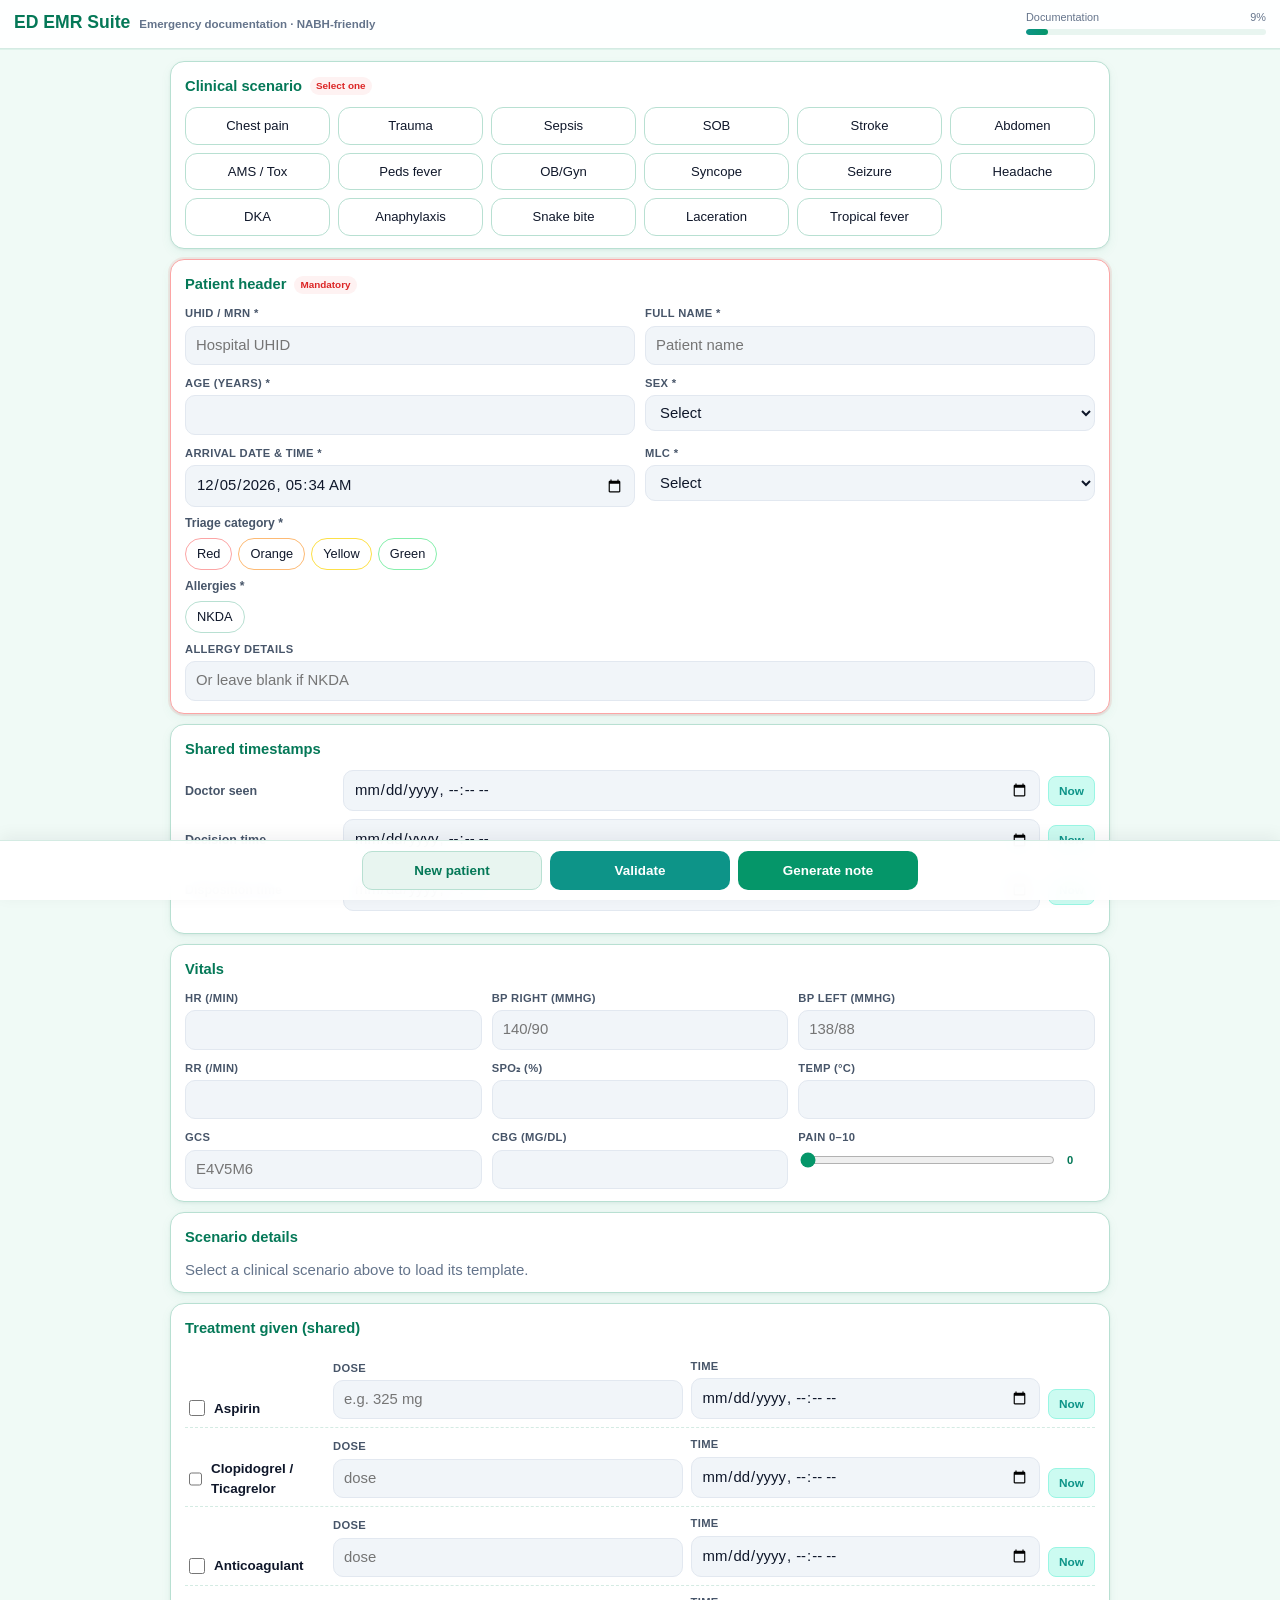
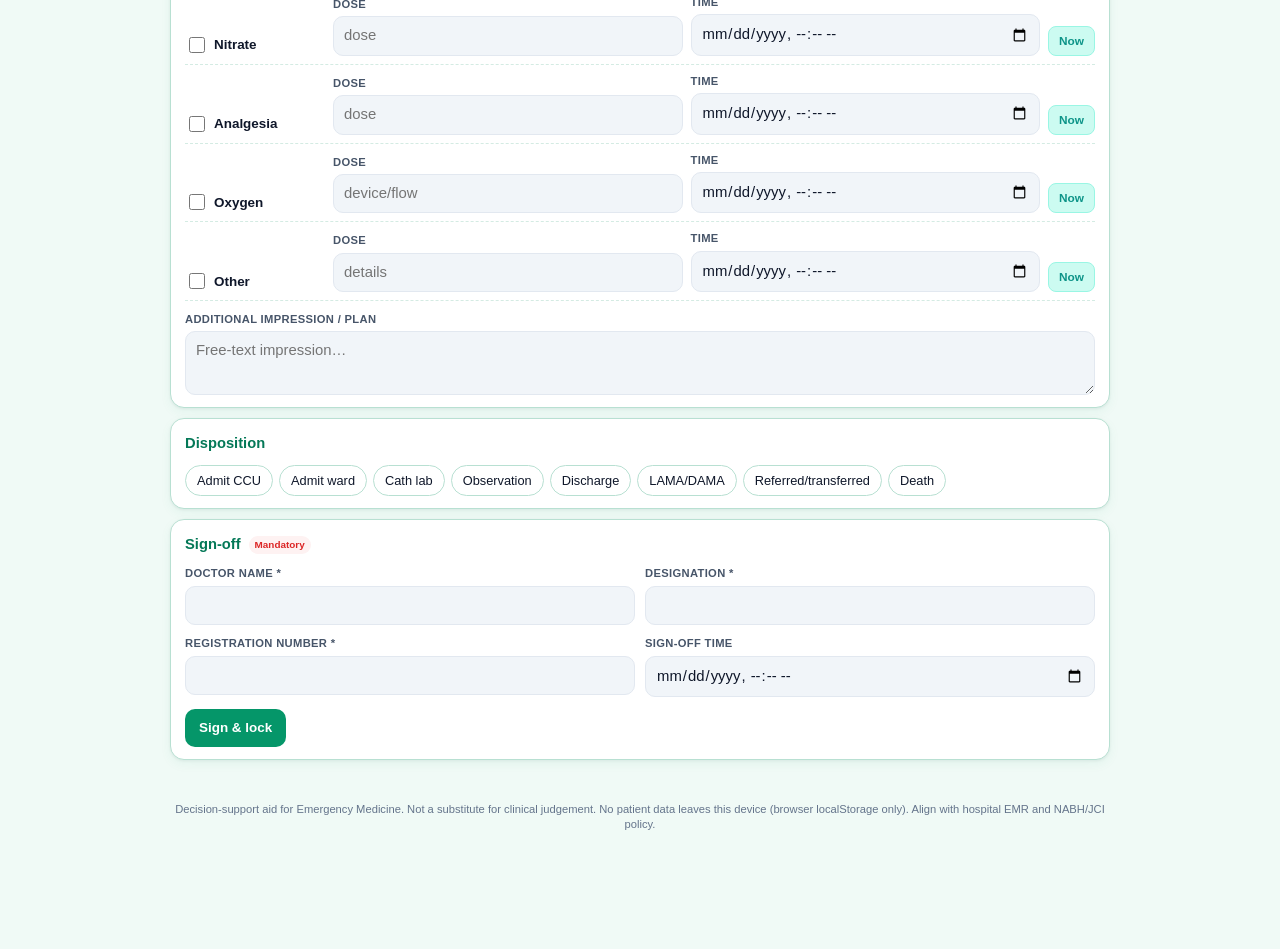
<file: index.modular.html>
<!DOCTYPE html>
<html lang="en">
<head>
<meta charset="UTF-8" />
<meta name="viewport" content="width=device-width, initial-scale=1, viewport-fit=cover" />
<meta name="theme-color" content="#059669" />
<title>ED EMR Suite — Emergency Documentation</title>
<link rel="stylesheet" href="assets/app.css" />
</head>
<body>
<header class="topbar">
  <div>
    <h1>ED EMR Suite <span class="tagline">Emergency documentation · NABH-friendly</span></h1>
  </div>
  <span class="lock-badge" id="lockBadge">SIGNED &amp; LOCKED</span>
  <div class="progress-wrap">
    <div class="progress-label"><span>Documentation</span><span id="progressPct">0%</span></div>
    <div class="progress-bar"><div class="progress-fill" id="progressFill"></div></div>
  </div>
</header>

<main class="wrap" id="sharedFields">

<section class="card" id="scenarioPickerCard">
  <h2 class="card-title">Clinical scenario <span class="req">Select one</span></h2>
  <div class="scenario-grid chips" id="scenarioGrid"></div>
</section>

<section class="card" id="card-header">
  <h2 class="card-title">Patient header <span class="req">Mandatory</span></h2>
  <div class="grid grid-2">
    <label class="field">UHID / MRN *<input type="text" id="uhid" placeholder="Hospital UHID" /></label>
    <label class="field">Full name *<input type="text" id="ptName" placeholder="Patient name" /></label>
    <label class="field">Age (years) *<input type="number" id="age" min="0" max="120" /></label>
    <label class="field">Sex *<select id="sex"><option value="">Select</option><option>Male</option><option>Female</option><option>Other</option></select></label>
    <label class="field">Arrival date &amp; time *<input type="datetime-local" id="arrival" /></label>
    <label class="field">MLC *<select id="mlc"><option value="">Select</option><option>No</option><option>Yes</option></select></label>
  </div>
  <div class="sublabel">Triage category *</div>
  <div class="chips" id="triageChips">
    <button type="button" class="chip triage-red" data-val="Red">Red</button>
    <button type="button" class="chip triage-orange" data-val="Orange">Orange</button>
    <button type="button" class="chip triage-yellow" data-val="Yellow">Yellow</button>
    <button type="button" class="chip triage-green" data-val="Green">Green</button>
  </div>
  <input type="hidden" id="triage" value="" />
  <div class="sublabel">Allergies *</div>
  <div class="chips" style="margin-bottom:8px"><button type="button" class="chip" id="nkdaChip">NKDA</button></div>
  <label class="field">Allergy details<input type="text" id="allergies" placeholder="Or leave blank if NKDA" /></label>
</section>

<section class="card">
  <h2 class="card-title">Shared timestamps</h2>
  <div class="ts-row"><span class="ts-label">Doctor seen</span><input type="datetime-local" id="tsDoctor" /><button type="button" class="btn-now" data-ts="tsDoctor">Now</button></div>
  <div class="ts-row"><span class="ts-label">Decision time</span><input type="datetime-local" id="tsDecision" /><button type="button" class="btn-now" data-ts="tsDecision">Now</button></div>
  <div class="ts-row"><span class="ts-label">Disposition time</span><input type="datetime-local" id="tsDisposition" /><button type="button" class="btn-now" data-ts="tsDisposition">Now</button></div>
  <div class="metric-badges" id="doorMetrics"></div>
</section>

<section class="card hidden" id="scenarioTimestamps"></section>

<section class="card">
  <h2 class="card-title">Vitals</h2>
  <div class="grid grid-3">
    <label class="field">HR (/min)<input type="number" id="hr" /></label>
    <label class="field">BP right (mmHg)<input type="text" id="bpRight" placeholder="140/90" /></label>
    <label class="field">BP left (mmHg)<input type="text" id="bpLeft" placeholder="138/88" /></label>
    <label class="field">RR (/min)<input type="number" id="rr" /></label>
    <label class="field">SpO₂ (%)<input type="number" id="spo2" /></label>
    <label class="field">Temp (°C)<input type="number" id="temp" step="0.1" /></label>
    <label class="field">GCS<input type="text" id="gcs" placeholder="E4V5M6" /></label>
    <label class="field">CBG (mg/dL)<input type="number" id="cbg" /></label>
    <label class="field">Pain 0–10
      <div class="range-wrap"><input type="range" id="pain" min="0" max="10" value="0" /><span class="range-val" id="painVal">0</span></div>
    </label>
  </div>
  <div class="alert danger" id="bpDiffAlert"></div>
</section>

<section class="card">
  <h2 class="card-title" id="scenarioTitle">Scenario details</h2>
  <div id="scenarioBody"><p style="color:var(--muted);margin:0">Select a clinical scenario above to load its template.</p></div>
</section>

<section class="card">
  <h2 class="card-title">Treatment given (shared)</h2>
  <div class="tx-row">
    <div class="tx-name"><input type="checkbox" id="txAspChk" /> Aspirin</div>
    <label class="field">Dose<input type="text" id="txAspDose" placeholder="e.g. 325 mg" /></label>
    <label class="field">Time<input type="datetime-local" id="txAspTime" /></label>
    <button type="button" class="btn-now" data-ts="txAspTime">Now</button>
  </div>
  <div class="tx-row">
    <div class="tx-name"><input type="checkbox" id="txP2yChk" /> Clopidogrel / Ticagrelor</div>
    <label class="field">Dose<input type="text" id="txP2yDose" placeholder="dose" /></label>
    <label class="field">Time<input type="datetime-local" id="txP2yTime" /></label>
    <button type="button" class="btn-now" data-ts="txP2yTime">Now</button>
  </div>
  <div class="tx-row">
    <div class="tx-name"><input type="checkbox" id="txAcChk" /> Anticoagulant</div>
    <label class="field">Dose<input type="text" id="txAcDose" placeholder="dose" /></label>
    <label class="field">Time<input type="datetime-local" id="txAcTime" /></label>
    <button type="button" class="btn-now" data-ts="txAcTime">Now</button>
  </div>
  <div class="tx-row">
    <div class="tx-name"><input type="checkbox" id="txNitChk" /> Nitrate</div>
    <label class="field">Dose<input type="text" id="txNitDose" placeholder="dose" /></label>
    <label class="field">Time<input type="datetime-local" id="txNitTime" /></label>
    <button type="button" class="btn-now" data-ts="txNitTime">Now</button>
  </div>
  <div class="tx-row">
    <div class="tx-name"><input type="checkbox" id="txAnalChk" /> Analgesia</div>
    <label class="field">Dose<input type="text" id="txAnalDose" placeholder="dose" /></label>
    <label class="field">Time<input type="datetime-local" id="txAnalTime" /></label>
    <button type="button" class="btn-now" data-ts="txAnalTime">Now</button>
  </div>
  <div class="tx-row">
    <div class="tx-name"><input type="checkbox" id="txO2Chk" /> Oxygen</div>
    <label class="field">Dose<input type="text" id="txO2Dose" placeholder="device/flow" /></label>
    <label class="field">Time<input type="datetime-local" id="txO2Time" /></label>
    <button type="button" class="btn-now" data-ts="txO2Time">Now</button>
  </div>
  <div class="tx-row">
    <div class="tx-name"><input type="checkbox" id="txOthChk" /> Other</div>
    <label class="field">Dose<input type="text" id="txOthDose" placeholder="details" /></label>
    <label class="field">Time<input type="datetime-local" id="txOthTime" /></label>
    <button type="button" class="btn-now" data-ts="txOthTime">Now</button>
  </div>

  <label class="field" style="margin-top:10px">Additional impression / plan<textarea id="dxText" placeholder="Free-text impression…"></textarea></label>
</section>

<section class="card">
  <h2 class="card-title">Disposition</h2>
  <div class="chips" data-chip-id="disposition" data-multi="false">
    <button type="button" class="chip" data-val="Admit CCU">Admit CCU</button>
    <button type="button" class="chip" data-val="Admit ward">Admit ward</button>
    <button type="button" class="chip" data-val="Cath lab">Cath lab</button>
    <button type="button" class="chip" data-val="Observation">Observation</button>
    <button type="button" class="chip" data-val="Discharge">Discharge</button>
    <button type="button" class="chip" data-val="LAMA/DAMA">LAMA/DAMA</button>
    <button type="button" class="chip" data-val="Referred/transferred">Referred/transferred</button>
    <button type="button" class="chip" data-val="Death">Death</button>
  </div>
  <div class="alert warn" id="dispWarn"></div>
  <div class="disp-extra" id="dispDischarge">
    <div class="sublabel" style="margin-top:0">Discharge checklist</div>
    <label class="check-row"><input type="checkbox" id="dcPrecautions" /> Return precautions advised</label>
    <label class="check-row"><input type="checkbox" id="dcFollowup" /> Follow-up plan documented</label>
    <label class="check-row"><input type="checkbox" id="dcInstructions" /> Instructions given</label>
    <label class="field">Detail<textarea id="dcDetail"></textarea></label>
  </div>
  <div class="disp-extra" id="dispLama">
    <div class="sublabel" style="margin-top:0">LAMA / DAMA</div>
    <label class="check-row"><input type="checkbox" id="lamaRisks" /> Risks explained in patient's language</label>
    <div class="grid grid-2">
      <label class="field">Name<input type="text" id="lamaName" /></label>
      <label class="field">Relationship<input type="text" id="lamaRel" /></label>
      <label class="field">Witness<input type="text" id="lamaWitness" /></label>
      <label class="check-row" style="margin-top:18px"><input type="checkbox" id="lamaSign" /> Signature obtained</label>
    </div>
  </div>
  <div class="disp-extra" id="dispTransfer">
    <div class="sublabel" style="margin-top:0">Transfer</div>
    <div class="grid grid-2">
      <label class="field">Receiving facility<input type="text" id="xferFacility" /></label>
      <label class="field">Reason<input type="text" id="xferReason" /></label>
      <label class="field">Condition<input type="text" id="xferCondition" /></label>
      <label class="check-row" style="margin-top:18px"><input type="checkbox" id="xferHandover" /> Handover given</label>
    </div>
  </div>
</section>

<section class="card">
  <h2 class="card-title">Sign-off <span class="req">Mandatory</span></h2>
  <div class="grid grid-2">
    <label class="field">Doctor name *<input type="text" id="docName" /></label>
    <label class="field">Designation *<input type="text" id="docDesig" /></label>
    <label class="field">Registration number *<input type="text" id="docReg" /></label>
    <label class="field">Sign-off time<input type="datetime-local" id="docSignTime" /></label>
  </div>
  <div style="margin-top:12px;display:flex;gap:8px;flex-wrap:wrap">
    <button type="button" class="btn btn-primary" id="btnLock">Sign &amp; lock</button>
    <button type="button" class="btn btn-ghost" id="btnUnlock" style="display:none">Unlock</button>
  </div>
</section>

<section class="card addendum-card">
  <h2 class="card-title">Addendum</h2>
  <label class="field">Addendum text<textarea class="addendum-field" id="addendumText"></textarea></label>
  <button type="button" class="btn btn-teal" id="btnAddendum" style="margin-top:8px">Add addendum</button>
  <div id="addendumList" style="margin-top:12px"></div>
</section>

</main>

<div class="footer-note">
  Decision-support aid for Emergency Medicine. Not a substitute for clinical judgement.
  No patient data leaves this device (browser localStorage only). Align with hospital EMR and NABH/JCI policy.
</div>

<div class="actions-bar">
  <button type="button" class="btn btn-ghost" id="btnNew">New patient</button>
  <button type="button" class="btn btn-teal" id="btnValidate">Validate</button>
  <button type="button" class="btn btn-primary" id="btnGenerate">Generate note</button>
</div>

<div class="modal-backdrop" id="modalValidate">
  <div class="modal">
    <div class="modal-header"><h2>Validation</h2><button type="button" class="btn btn-ghost btn-sm" data-close="modalValidate">Close</button></div>
    <div class="modal-body"><div id="validationContent"></div></div>
    <div class="modal-actions">
      <button type="button" class="btn btn-ghost" data-close="modalValidate">Close</button>
      <button type="button" class="btn btn-primary" id="btnGenFromValidate">Generate anyway</button>
    </div>
  </div>
</div>

<div class="modal-backdrop" id="modalNote">
  <div class="modal">
    <div class="modal-header"><h2>Generated clinical note</h2><button type="button" class="btn btn-ghost btn-sm" data-close="modalNote">Close</button></div>
    <div class="modal-body">
      <div class="hospital-print-header">
        <h1>[Hospital Name] — Emergency Department</h1>
        <p>ED EMR Suite clinical note · NABH-aligned</p>
      </div>
      <div class="note-preview" id="notePreview"></div>
    </div>
    <div class="modal-actions">
      <button type="button" class="btn btn-ghost" id="btnCopy">Copy</button>
      <button type="button" class="btn btn-ghost" id="btnDownload">Download .txt</button>
      <button type="button" class="btn btn-teal" id="btnPrint">Print</button>
      <button type="button" class="btn btn-primary" data-close="modalNote">Done</button>
    </div>
  </div>
</div>

<script src="assets/scenarios.js"></script>
<script src="assets/app.js"></script>
</body>
</html>
</file>
<file: assets/app.css>
/* ED EMR Suite — ErMate-inspired */
:root {
  --bg: #f0faf6; --bg-soft: #e8f5f0; --card: #ffffff;
  --border: #b8e0d2; --border-thin: #d4ebe3;
  --primary: #059669; --primary-dark: #047857; --teal: #0d9488; --teal-soft: #ccfbf1;
  --text: #0f172a; --muted: #64748b; --label: #475569; --input-bg: #f1f5f9;
  --danger: #dc2626; --danger-bg: #fef2f2; --warn: #d97706; --warn-bg: #fffbeb;
  --ok: #059669; --ok-bg: #ecfdf5;
  --shadow: 0 1px 3px rgba(15,23,42,.06), 0 4px 12px rgba(5,150,105,.06);
  --radius: 14px;
  --font: -apple-system, BlinkMacSystemFont, "Segoe UI", Roboto, "Helvetica Neue", Arial, sans-serif;
}
*,*::before,*::after{box-sizing:border-box}
html{scroll-behavior:smooth}
body{margin:0;font-family:var(--font);background:var(--bg);color:var(--text);line-height:1.45;font-size:15px;padding-bottom:100px}
.topbar{position:sticky;top:0;z-index:100;background:rgba(255,255,255,.92);backdrop-filter:blur(10px);border-bottom:1px solid var(--border-thin);padding:10px 14px 12px;display:flex;flex-wrap:wrap;align-items:center;gap:8px 14px;box-shadow:0 1px 0 rgba(5,150,105,.08)}
.topbar h1{margin:0;font-size:1.1rem;font-weight:700;color:var(--primary-dark)}
.topbar .tagline{font-size:.72rem;color:var(--muted);margin-left:4px}
.progress-wrap{flex:1;min-width:120px;max-width:240px;margin-left:auto}
.progress-label{font-size:.68rem;color:var(--muted);margin-bottom:3px;display:flex;justify-content:space-between}
.progress-bar{height:6px;background:var(--bg-soft);border-radius:99px;overflow:hidden}
.progress-fill{height:100%;width:0%;background:linear-gradient(90deg,var(--teal),var(--primary));border-radius:99px;transition:width .25s}
.lock-badge{display:none;font-size:.68rem;font-weight:600;background:var(--warn-bg);color:var(--warn);border:1px solid #fcd34d;padding:3px 8px;border-radius:99px}
.lock-badge.on{display:inline-block}
.wrap{max-width:960px;margin:0 auto;padding:12px 10px 24px}
.card{background:var(--card);border:1px solid var(--border);border-radius:var(--radius);box-shadow:var(--shadow);padding:14px 14px 12px;margin-bottom:10px}
.card.mandatory-empty{border-color:#fca5a5;box-shadow:0 0 0 2px rgba(220,38,38,.08),var(--shadow)}
.card-title{margin:0 0 10px;font-size:.92rem;font-weight:700;color:var(--primary-dark);display:flex;align-items:center;gap:8px;flex-wrap:wrap}
.card-title .req{font-size:.62rem;font-weight:600;color:var(--danger);background:var(--danger-bg);padding:2px 6px;border-radius:99px}
.card-title .ds{font-size:.62rem;font-weight:600;color:#047857;background:#ecfdf5;border:1px solid #a7f3d0;padding:2px 6px;border-radius:99px}
.grid{display:grid;grid-template-columns:1fr;gap:10px}
@media(min-width:640px){.grid-2{grid-template-columns:1fr 1fr}.grid-3{grid-template-columns:1fr 1fr 1fr}}
label.field{display:flex;flex-direction:column;gap:4px;font-size:.7rem;font-weight:600;color:var(--label);text-transform:uppercase;letter-spacing:.03em}
input[type=text],input[type=number],input[type=datetime-local],input[type=date],input[type=time],select,textarea{
  font:inherit;font-size:.93rem;font-weight:400;text-transform:none;letter-spacing:0;color:var(--text);
  background:var(--input-bg);border:1px solid #e2e8f0;border-radius:10px;padding:8px 10px;width:100%;outline:none
}
input:focus,select:focus,textarea:focus{border-color:var(--teal);box-shadow:0 0 0 3px rgba(13,148,136,.15);background:#fff}
textarea{min-height:64px;resize:vertical}
.chips{display:flex;flex-wrap:wrap;gap:6px}
.chip{appearance:none;border:1px solid var(--border);background:#fff;color:var(--text);font:inherit;font-size:.8rem;padding:7px 11px;border-radius:99px;cursor:pointer;user-select:none;line-height:1.2}
.chip:hover{border-color:var(--teal)}
.chip.active{background:var(--primary);border-color:var(--primary);color:#fff;font-weight:600}
.chip.scenario{padding:10px 14px;font-size:.82rem;border-radius:12px;background:#fff}
.chip.scenario.active{background:var(--teal);border-color:var(--teal)}
.chip.triage-red{border-color:#fca5a5}.chip.triage-red.active{background:#dc2626;border-color:#dc2626}
.chip.triage-orange{border-color:#fdba74}.chip.triage-orange.active{background:#ea580c;border-color:#ea580c}
.chip.triage-yellow{border-color:#fde047}.chip.triage-yellow.active{background:#ca8a04;border-color:#ca8a04}
.chip.triage-green{border-color:#86efac}.chip.triage-green.active{background:#16a34a;border-color:#16a34a}
.chip.score{min-width:40px;text-align:center;padding:6px 10px}
.chip.tl-green.active{background:#16a34a;border-color:#16a34a}
.chip.tl-amber.active{background:#d97706;border-color:#d97706}
.chip.tl-red.active{background:#dc2626;border-color:#dc2626}
.sublabel{font-size:.76rem;font-weight:600;color:var(--label);margin:8px 0 6px}
.btn{appearance:none;border:none;font:inherit;font-size:.84rem;font-weight:600;padding:9px 14px;border-radius:10px;cursor:pointer}
.btn-primary{background:var(--primary);color:#fff}.btn-primary:hover{background:var(--primary-dark)}
.btn-teal{background:var(--teal);color:#fff}.btn-ghost{background:var(--bg-soft);color:var(--primary-dark);border:1px solid var(--border)}
.btn-sm{padding:6px 10px;font-size:.76rem}
.btn-now{background:var(--teal-soft);color:var(--teal);border:1px solid #99f6e4;padding:7px 10px;font-size:.74rem;font-weight:700;border-radius:8px;cursor:pointer}
.ts-row{display:grid;grid-template-columns:1fr;gap:8px;margin-top:8px}
@media(min-width:560px){.ts-row{grid-template-columns:150px 1fr auto;align-items:center}}
.ts-label{font-size:.78rem;font-weight:600;color:var(--label)}
.metric-badges{display:flex;flex-wrap:wrap;gap:8px;margin-top:10px}
.badge{font-size:.76rem;font-weight:600;padding:6px 10px;border-radius:8px;background:var(--ok-bg);color:var(--ok);border:1px solid #a7f3d0}
.badge.danger{background:var(--danger-bg);color:var(--danger);border-color:#fecaca}
.badge.warn{background:var(--warn-bg);color:var(--warn);border-color:#fcd34d}
.alert{display:none;margin-top:10px;padding:10px 12px;border-radius:10px;font-size:.84rem;font-weight:600;line-height:1.35}
.alert.on{display:block}
.alert.danger{background:var(--danger-bg);color:#991b1b;border:1px solid #fecaca}
.alert.warn{background:var(--warn-bg);color:#92400e;border:1px solid #fcd34d}
.alert.info{background:#eff6ff;color:#1e40af;border:1px solid #bfdbfe}
.score-box{margin-top:10px;padding:12px;border-radius:12px;background:var(--ok-bg);border:1px solid #a7f3d0;text-align:center}
.score-box.mod{background:var(--warn-bg);border-color:#fcd34d}
.score-box.high,.score-box.danger{background:var(--danger-bg);border-color:#fecaca}
.score-box .num{font-size:1.8rem;font-weight:800;color:var(--primary-dark);line-height:1}
.score-box.mod .num,.score-box.mod .band{color:#b45309}
.score-box.high .num,.score-box.high .band,.score-box.danger .num,.score-box.danger .band{color:#b91c1c}
.score-box .band{font-size:.9rem;font-weight:700;margin-top:4px}
.score-box .pathway{font-size:.74rem;color:var(--muted);margin-top:6px;font-weight:500}
.tx-row{display:grid;gap:8px;padding:8px 0;border-bottom:1px dashed var(--border-thin)}
.tx-row:last-child{border-bottom:none}
@media(min-width:640px){.tx-row{grid-template-columns:140px 1fr 1fr auto;align-items:end}}
.tx-name{font-size:.84rem;font-weight:600;display:flex;align-items:center;gap:6px}
.tx-name input[type=checkbox]{width:16px;height:16px;accent-color:var(--primary)}
.disp-extra{display:none;margin-top:12px;padding:12px;background:var(--bg-soft);border-radius:10px;border:1px solid var(--border-thin)}
.disp-extra.on{display:block}
.check-row{display:flex;align-items:flex-start;gap:8px;margin:8px 0;font-size:.86rem}
.check-row input{margin-top:3px;accent-color:var(--primary);width:16px;height:16px;flex-shrink:0}
.actions-bar{position:fixed;bottom:0;left:0;right:0;z-index:90;background:rgba(255,255,255,.95);backdrop-filter:blur(10px);border-top:1px solid var(--border-thin);padding:10px 12px calc(10px + env(safe-area-inset-bottom));display:flex;flex-wrap:wrap;gap:8px;justify-content:center;box-shadow:0 -4px 16px rgba(15,23,42,.06)}
.actions-bar .btn{flex:1;min-width:100px;max-width:180px}
.footer-note{max-width:960px;margin:8px auto 0;padding:0 12px 16px;font-size:.7rem;color:var(--muted);text-align:center;line-height:1.4}
.modal-backdrop{display:none;position:fixed;inset:0;background:rgba(15,23,42,.45);z-index:200;align-items:flex-end;justify-content:center;padding:12px}
.modal-backdrop.on{display:flex}
@media(min-width:640px){.modal-backdrop{align-items:center}}
.modal{background:#fff;border-radius:16px;width:100%;max-width:720px;max-height:90vh;display:flex;flex-direction:column;box-shadow:0 20px 50px rgba(15,23,42,.25);overflow:hidden}
.modal-header{padding:14px 16px;border-bottom:1px solid var(--border-thin);display:flex;align-items:center;justify-content:space-between;gap:8px}
.modal-header h2{margin:0;font-size:1rem;color:var(--primary-dark)}
.modal-body{padding:16px;overflow-y:auto;flex:1}
.modal-actions{padding:12px 16px;border-top:1px solid var(--border-thin);display:flex;flex-wrap:wrap;gap:8px}
.note-preview{font-family:"Segoe UI",Georgia,serif;font-size:.88rem;line-height:1.55;white-space:pre-wrap;background:#fafafa;border:1px solid #e5e7eb;border-radius:10px;padding:16px;color:#111}
.validation-list{margin:0;padding-left:18px;color:#991b1b;font-size:.86rem}
.range-wrap{display:flex;align-items:center;gap:10px}
.range-wrap input[type=range]{flex:1;accent-color:var(--primary)}
.range-val{min-width:28px;font-weight:700;color:var(--primary-dark)}
.scenario-grid{display:grid;grid-template-columns:repeat(auto-fill,minmax(140px,1fr));gap:8px}
.hidden{display:none!important}
body.locked .card input:not(.addendum-field),body.locked .card select:not(.addendum-field),body.locked .card textarea:not(.addendum-field),body.locked .card .chip,body.locked .card .btn-now{pointer-events:none;opacity:.75}
body.locked .addendum-card,body.locked .addendum-card input,body.locked .addendum-card textarea,body.locked .addendum-card .btn{pointer-events:auto;opacity:1}
.addendum-card{display:none}body.locked .addendum-card{display:block}
.hospital-print-header{display:none}
.checklist{display:flex;flex-direction:column;gap:6px}
.nihss-item{display:flex;flex-wrap:wrap;gap:6px;align-items:center;margin-bottom:8px;padding-bottom:8px;border-bottom:1px dashed var(--border-thin)}
.nihss-item .lab{flex:1;min-width:140px;font-size:.8rem;font-weight:600}
@media print{
  body{background:#fff;padding:0;font-size:11pt}
  .topbar,.actions-bar,.footer-note,.btn,.chip,.btn-now,.progress-wrap,.lock-badge,#scenarioPickerCard{display:none!important}
  .wrap{max-width:none;padding:0}.card{display:none!important}
  .modal-backdrop{display:block!important;position:static;background:none;padding:0}
  .modal{box-shadow:none;max-height:none;max-width:none;border-radius:0}
  .modal-header,.modal-actions{display:none!important}.modal-body{padding:0}
  .note-preview{border:none;background:#fff;padding:0;font-size:11pt}
  .hospital-print-header{display:block;text-align:center;border-bottom:2px solid #059669;padding-bottom:8px;margin-bottom:16px}
  .hospital-print-header h1{margin:0;font-size:14pt;color:#047857}
}
</file>
